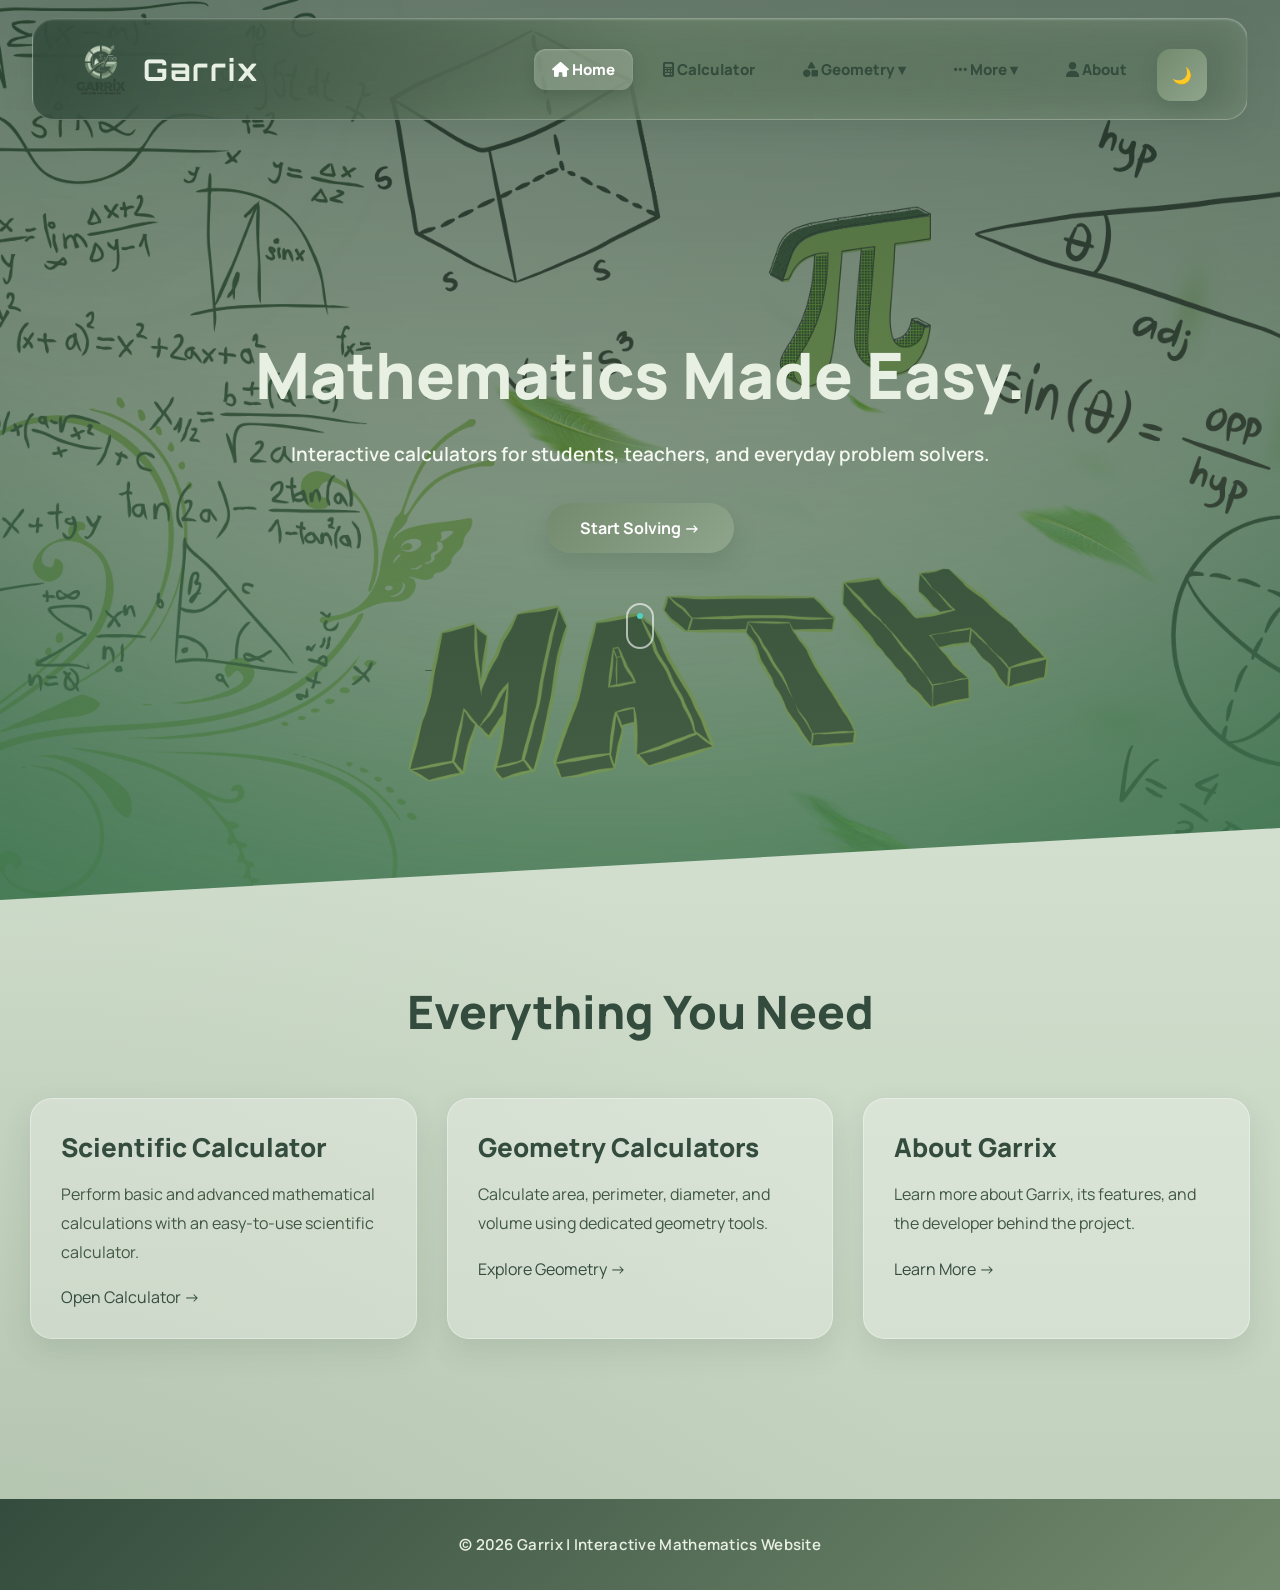
<file: index.html>
<!DOCTYPE html>
<html lang="en">
<head>
    <meta charset="UTF-8">
    <meta name="viewport" content="width=device-width, initial-scale=1.0">
    <title>Garrix</title>
    <link rel="icon" type="image/png" href="img/favicon.png">
    <link rel="stylesheet" href="style.css">
    <link rel="stylesheet" href="https://cdnjs.cloudflare.com/ajax/libs/font-awesome/6.5.2/css/all.min.css">
</head>
<body>

<header>
    <nav class="navbar">
        <div class="logo">
            <img src="img/icon.png" alt="Garrix Logo">
            <h1>Garrix</h1>
        </div>
        <button class="menu-toggle" id="menu-toggle">
            <i class="fa-solid fa-bars"></i>
        </button>

        <ul class="nav-links">
            <li><a href="index.html" class="active"><i class="fa-solid fa-house"></i> Home</a></li>
            <li><a href="calculator.html"><i class="fa-solid fa-calculator"></i> Calculator</a></li>
            <li class="dropdown">
                <a href="#"><i class="fa-solid fa-shapes"></i> Geometry ▾</a>
                <ul class="dropdown-menu">
                    <li><a href="area.html">Area</a></li>
                    <li><a href="perimeter.html">Perimeter</a></li>
                    <li><a href="volume.html">Volume</a></li>
                    <li><a href="diameter.html">Diameter</a></li>
                </ul>
            </li>
            <li class="dropdown">
                <a href="#"><i class="fa-solid fa-ellipsis"></i> More ▾</a>
                <ul class="dropdown-menu">
                    <li><a href="converter.html">Unit Converter</a></li>
                    <li><a href="formula.html">Formula Library</a></li>
                </ul>
            </li>
            <li><a href="about.html"><i class="fa-solid fa-user"></i> About</a></li>
            <li><button id="theme-toggle" class="theme-btn">🌙</button></li>
        </ul>
    </nav>
</header>

<section class="hero">
    <div class="hero-content">
        <h1>Mathematics Made Easy.</h1>
        <p class="tagline">Interactive calculators for students, teachers, and everyday problem solvers.</p>
        <a href="calculator.html" class="btn">Start Solving →</a>
        <a href="#features" class="scroll-cue"><span></span></a>
    </div>
</section>

<section class="features" id="features">
    <h2>Everything You Need</h2>
    <div class="cards">
        <a href="calculator.html" class="card feature-card">
            <h3>Scientific Calculator</h3>
            <p>Perform basic and advanced mathematical calculations with an easy-to-use scientific calculator.</p>
            <span class="card-link">Open Calculator →</span>
        </a>
        <a href="area.html" class="card feature-card">
            <h3>Geometry Calculators</h3>
            <p>Calculate area, perimeter, diameter, and volume using dedicated geometry tools.</p>
            <span class="card-link">Explore Geometry →</span>
        </a>
        <a href="about.html" class="card feature-card">
            <h3>About Garrix</h3>
            <p>Learn more about Garrix, its features, and the developer behind the project.</p>
            <span class="card-link">Learn More →</span>
        </a>
    </div>
</section>

<button id="backToTop" class="back-to-top">↑</button>

<footer>
    <p>© 2026 Garrix | Interactive Mathematics Website</p>
</footer>

<div id="toast-container"></div>
<script src="script.js"></script>

</body>
</html>
</file>
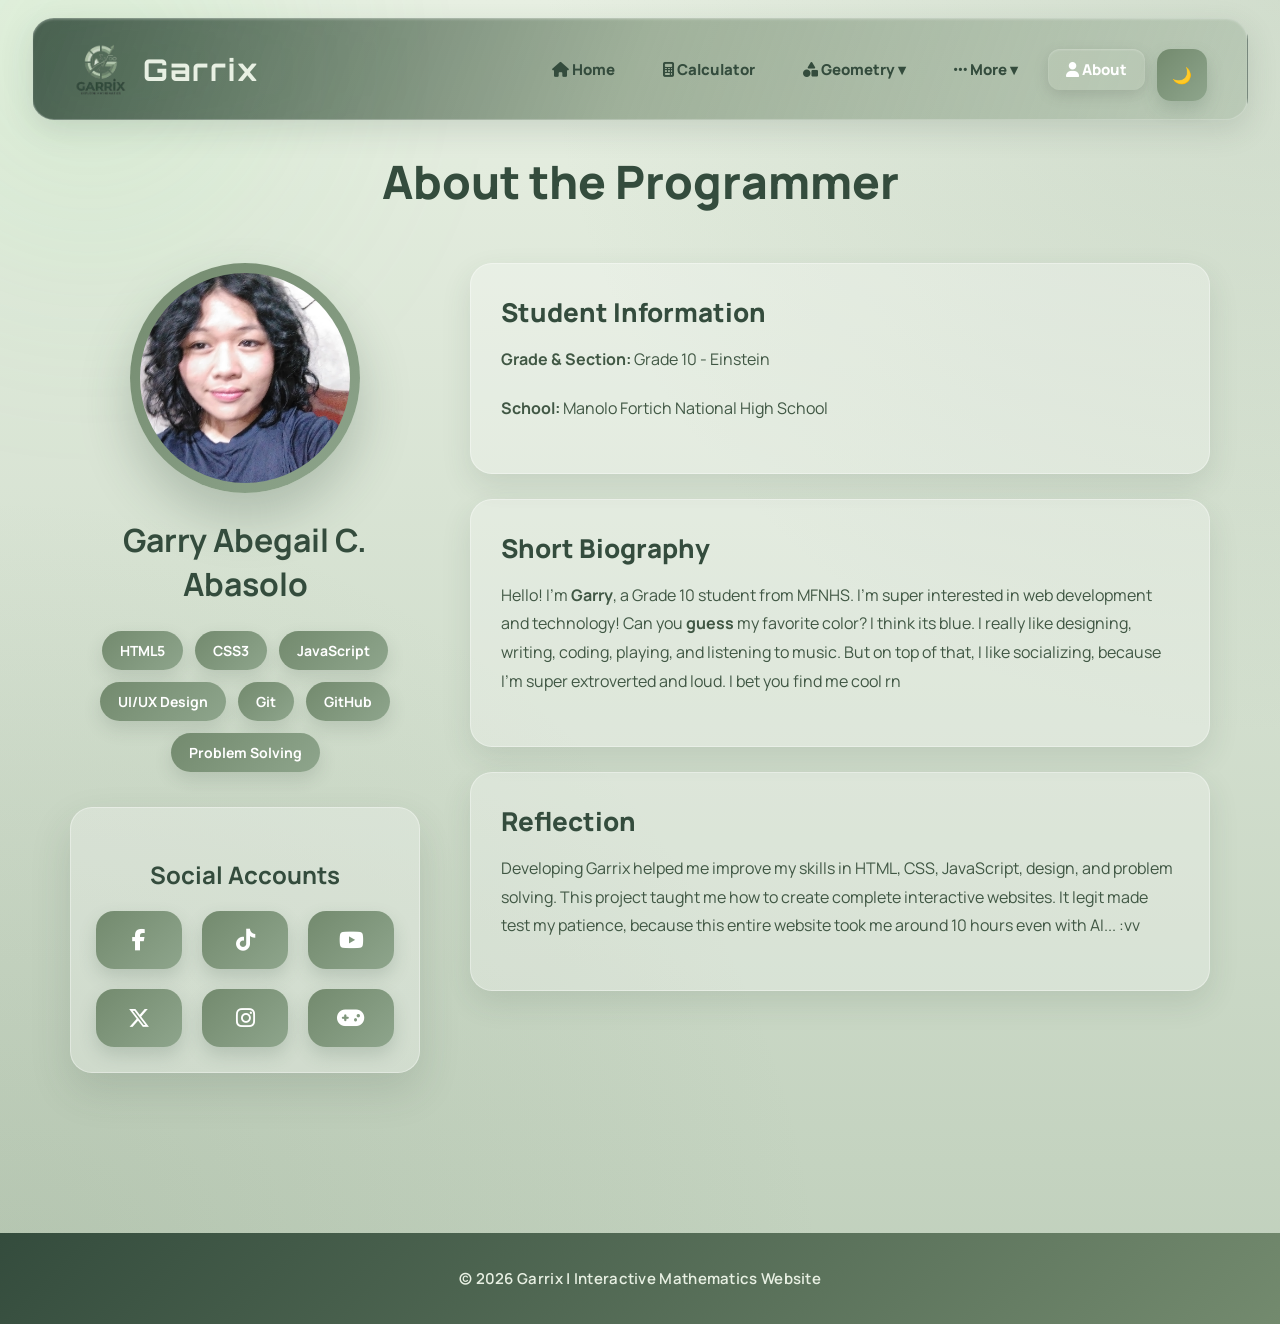
<file: about.html>
<!DOCTYPE html>
<html lang="en">
<head>
    <meta charset="UTF-8">
    <meta name="viewport" content="width=device-width, initial-scale=1.0">
    <title>Garrix | About</title>
    <link rel="icon" type="image/png" href="img/favicon.png">
    <link rel="stylesheet" href="style.css">
    <link rel="stylesheet" href="https://cdnjs.cloudflare.com/ajax/libs/font-awesome/6.5.2/css/all.min.css">
</head>
<body>

<header>
    <nav class="navbar">
        <div class="logo">
            <img src="img/icon.png" alt="Garrix Logo">
            <h1>Garrix</h1>
        </div>
        <button class="menu-toggle" id="menu-toggle"><i class="fa-solid fa-bars"></i></button>
        <ul class="nav-links">
            <li><a href="index.html"><i class="fa-solid fa-house"></i> Home</a></li>
            <li><a href="calculator.html"><i class="fa-solid fa-calculator"></i> Calculator</a></li>
            <li class="dropdown">
                <a href="#"><i class="fa-solid fa-shapes"></i> Geometry ▾</a>
                <ul class="dropdown-menu">
                    <li><a href="area.html">Area</a></li>
                    <li><a href="perimeter.html">Perimeter</a></li>
                    <li><a href="volume.html">Volume</a></li>
                    <li><a href="diameter.html">Diameter</a></li>
                </ul>
            </li>
            <li class="dropdown">
                <a href="#"><i class="fa-solid fa-ellipsis"></i> More ▾</a>
                <ul class="dropdown-menu">
                    <li><a href="converter.html">Unit Converter</a></li>
                    <li><a href="formula.html">Formula Library</a></li>
                </ul>
            </li>
            <li><a href="about.html" class="active"><i class="fa-solid fa-user"></i> About</a></li>
            <li><button id="theme-toggle" class="theme-btn">🌙</button></li>
        </ul>
    </nav>
</header>

<section class="page">
    <h2>About the Programmer</h2>
    <div class="about-layout">
        <div class="profile-section">
            <div class="floating-profile">
                <img src="img/ry.png" alt="Programmer Picture" class="profile">
            </div>
            <h3>Garry Abegail C. Abasolo</h3>
            <div class="badge-container">
                <span class="badge">HTML5</span>
                <span class="badge">CSS3</span>
                <span class="badge">JavaScript</span>
                <span class="badge">UI/UX Design</span>
                <span class="badge">Git</span>
                <span class="badge">GitHub</span>
                <span class="badge">Problem Solving</span>
            </div>
            <div class="social-card">
                <h3>Social Accounts</h3>
                <div class="social-links">
                    <a href="https://www.facebook.com/sun.rryse/" title="Facebook"><i class="fa-brands fa-facebook-f"></i></a>
                    <a href="https://www.tiktok.com/@abegrail" title="TikTok"><i class="fa-brands fa-tiktok"></i></a>
                    <a href="https://www.youtube.com/@aira-pf1rr" title="YouTube"><i class="fa-brands fa-youtube"></i></a>
                    <a href="https://x.com/abifrfr" title="X / Twitter"><i class="fa-brands fa-x-twitter"></i></a>
                    <a href="https://www.instagram.com/sun.rryse/" title="Instagram"><i class="fa-brands fa-instagram"></i></a>
                    <a href="https://www.roblox.com/users/2985180362/profile" title="Roblox"><i class="fa-solid fa-gamepad"></i></a>
                </div>
            </div>
        </div>

        <div class="about-content">
            <div class="card">
                <h3>Student Information</h3>
                <p><strong>Grade & Section:</strong> Grade 10 - Einstein</p>
                <p><strong>School:</strong> Manolo Fortich National High School</p>
            </div>
            <div class="card">
                <h3>Short Biography</h3>
                <p>Hello! I'm <strong>Garry</strong>, a Grade 10 student from MFNHS. I'm super interested in web development and technology! Can you <strong>guess</strong> my favorite color? I think its blue. I really like designing, writing, coding, playing, and listening to music. But on top of that, I like socializing, because I'm super extroverted and loud. I bet you find me cool rn</p>
            </div>
            <div class="card">
                <h3>Reflection</h3>
                <p>Developing Garrix helped me improve my skills in HTML, CSS, JavaScript, design, and problem solving. This project taught me how to create complete interactive websites. It legit made test my patience, because this entire website took me around 10 hours even with AI... :vv</p>
            </div>
        </div>
    </div>
</section>

<button id="backToTop" class="back-to-top">↑</button>

<footer>
    <p>© 2026 Garrix | Interactive Mathematics Website</p>
</footer>

<div id="toast-container"></div>
<script src="script.js"></script>

</body>
</html>
</file>
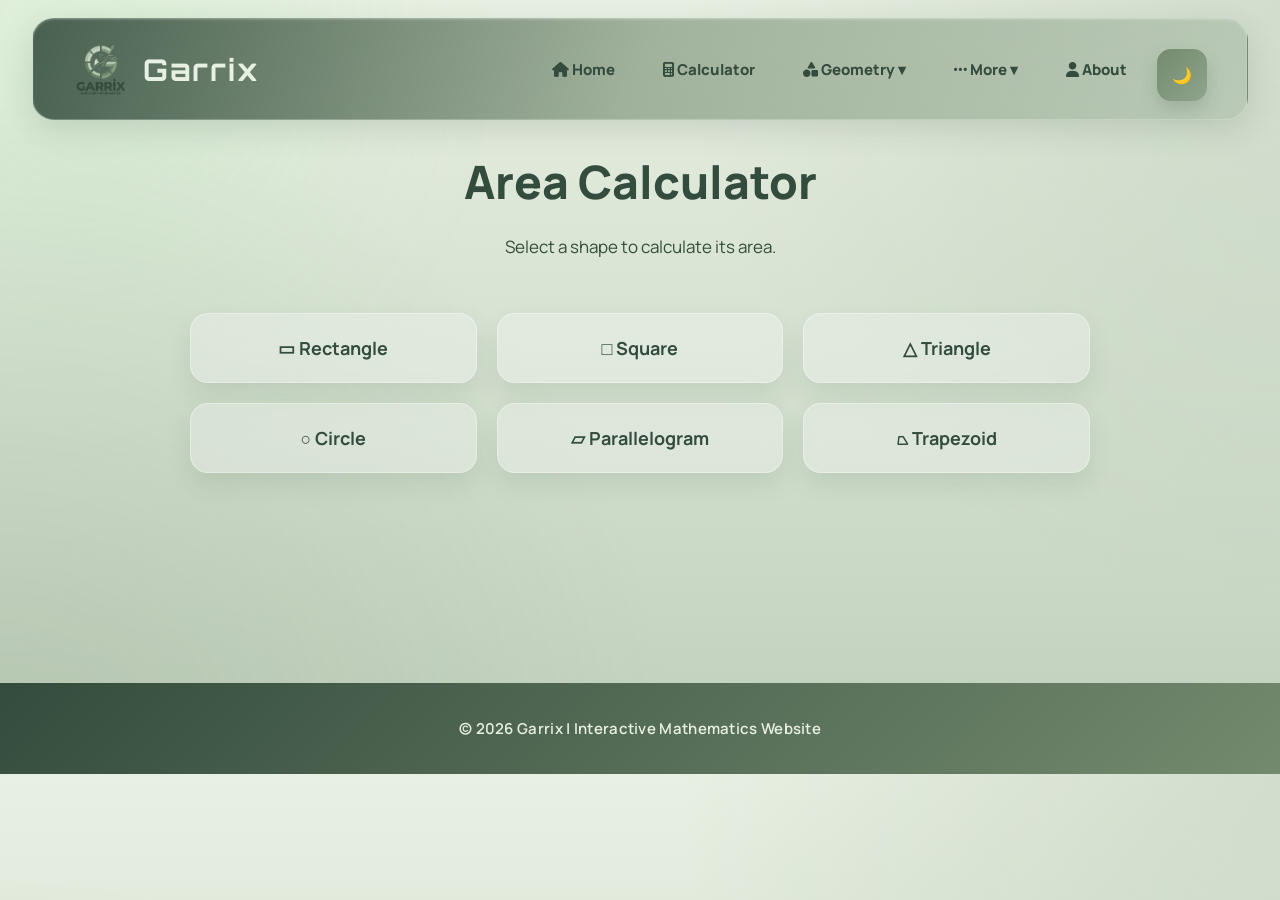
<file: area.html>
<!DOCTYPE html>
<html lang="en">
<head>
    <meta charset="UTF-8">
    <meta name="viewport" content="width=device-width, initial-scale=1.0">
    <title>Garrix | Area Calculator</title>
    <link rel="icon" type="image/png" href="img/favicon.png">
    <link rel="stylesheet" href="style.css">
    <link rel="stylesheet" href="https://cdnjs.cloudflare.com/ajax/libs/font-awesome/6.5.2/css/all.min.css">
</head>
<body>

<header>
    <nav class="navbar">
        <div class="logo">
            <img src="img/icon.png" alt="Garrix Logo">
            <h1>Garrix</h1>
        </div>
        <button class="menu-toggle" id="menu-toggle"><i class="fa-solid fa-bars"></i></button>
        <ul class="nav-links">
            <li><a href="index.html"><i class="fa-solid fa-house"></i> Home</a></li>
            <li><a href="calculator.html"><i class="fa-solid fa-calculator"></i> Calculator</a></li>
            <li class="dropdown">
                <a href="#"><i class="fa-solid fa-shapes"></i> Geometry ▾</a>
                <ul class="dropdown-menu">
                    <li><a href="area.html" class="active">Area</a></li>
                    <li><a href="perimeter.html">Perimeter</a></li>
                    <li><a href="volume.html">Volume</a></li>
                    <li><a href="diameter.html">Diameter</a></li>
                </ul>
            </li>
            <li class="dropdown">
                <a href="#"><i class="fa-solid fa-ellipsis"></i> More ▾</a>
                <ul class="dropdown-menu">
                    <li><a href="converter.html">Unit Converter</a></li>
                    <li><a href="formula.html">Formula Library</a></li>
                </ul>
            </li>
            <li><a href="about.html"><i class="fa-solid fa-user"></i> About</a></li>
            <li><button id="theme-toggle" class="theme-btn">🌙</button></li>
        </ul>
    </nav>
</header>

<section class="page">
    <h2>Area Calculator</h2>
    <p class="page-description">Select a shape to calculate its area.</p>

    <div class="shape-buttons">
        <button onclick="showShape('rectangle')">▭ Rectangle</button>
        <button onclick="showShape('square')">□ Square</button>
        <button onclick="showShape('triangle')">△ Triangle</button>
        <button onclick="showShape('circle')">○ Circle</button>
        <button onclick="showShape('parallelogram')">▱ Parallelogram</button>
        <button onclick="showShape('trapezoid')">⏢ Trapezoid</button>
    </div>

    <div class="shape-box" id="rectangle">
        <h3>Rectangle</h3>
        <div class="formula">Formula: A = L × W</div>
        <input type="number" id="rectLength" placeholder="Length">
        <input type="number" id="rectWidth" placeholder="Width">
        <button onclick="rectangleArea()">Calculate</button>
        <div class="result" id="rectangleResult"></div>
    </div>

    <div class="shape-box" id="square">
        <h3>Square</h3>
        <div class="formula">Formula: A = s²</div>
        <input type="number" id="squareSide" placeholder="Side Length">
        <button onclick="squareArea()">Calculate</button>
        <div class="result" id="squareResult"></div>
    </div>

    <div class="shape-box" id="triangle">
        <h3>Triangle</h3>
        <div class="formula">Formula: A = ½ × b × h</div>
        <input type="number" id="triangleBase" placeholder="Base">
        <input type="number" id="triangleHeight" placeholder="Height">
        <button onclick="triangleArea()">Calculate</button>
        <div class="result" id="triangleResult"></div>
    </div>

    <div class="shape-box" id="circle">
        <h3>Circle</h3>
        <div class="formula">Formula: A = πr²</div>
        <input type="number" id="circleRadius" placeholder="Radius">
        <button onclick="circleArea()">Calculate</button>
        <div class="result" id="circleResult"></div>
    </div>

    <div class="shape-box" id="parallelogram">
        <h3>Parallelogram</h3>
        <div class="formula">Formula: A = b × h</div>
        <input type="number" id="paraBase" placeholder="Base">
        <input type="number" id="paraHeight" placeholder="Height">
        <button onclick="parallelogramArea()">Calculate</button>
        <div class="result" id="parallelogramResult"></div>
    </div>

    <div class="shape-box" id="trapezoid">
        <h3>Trapezoid</h3>
        <div class="formula">Formula: A = ½(a + b)h</div>
        <input type="number" id="trapBase1" placeholder="Base 1">
        <input type="number" id="trapBase2" placeholder="Base 2">
        <input type="number" id="trapHeight" placeholder="Height">
        <button onclick="trapezoidArea()">Calculate</button>
        <div class="result" id="trapezoidResult"></div>
    </div>
</section>

<footer>
    <p>© 2026 Garrix | Interactive Mathematics Website</p>
</footer>

<div id="toast-container"></div>
<script src="script.js"></script>

</body>
</html>
</file>
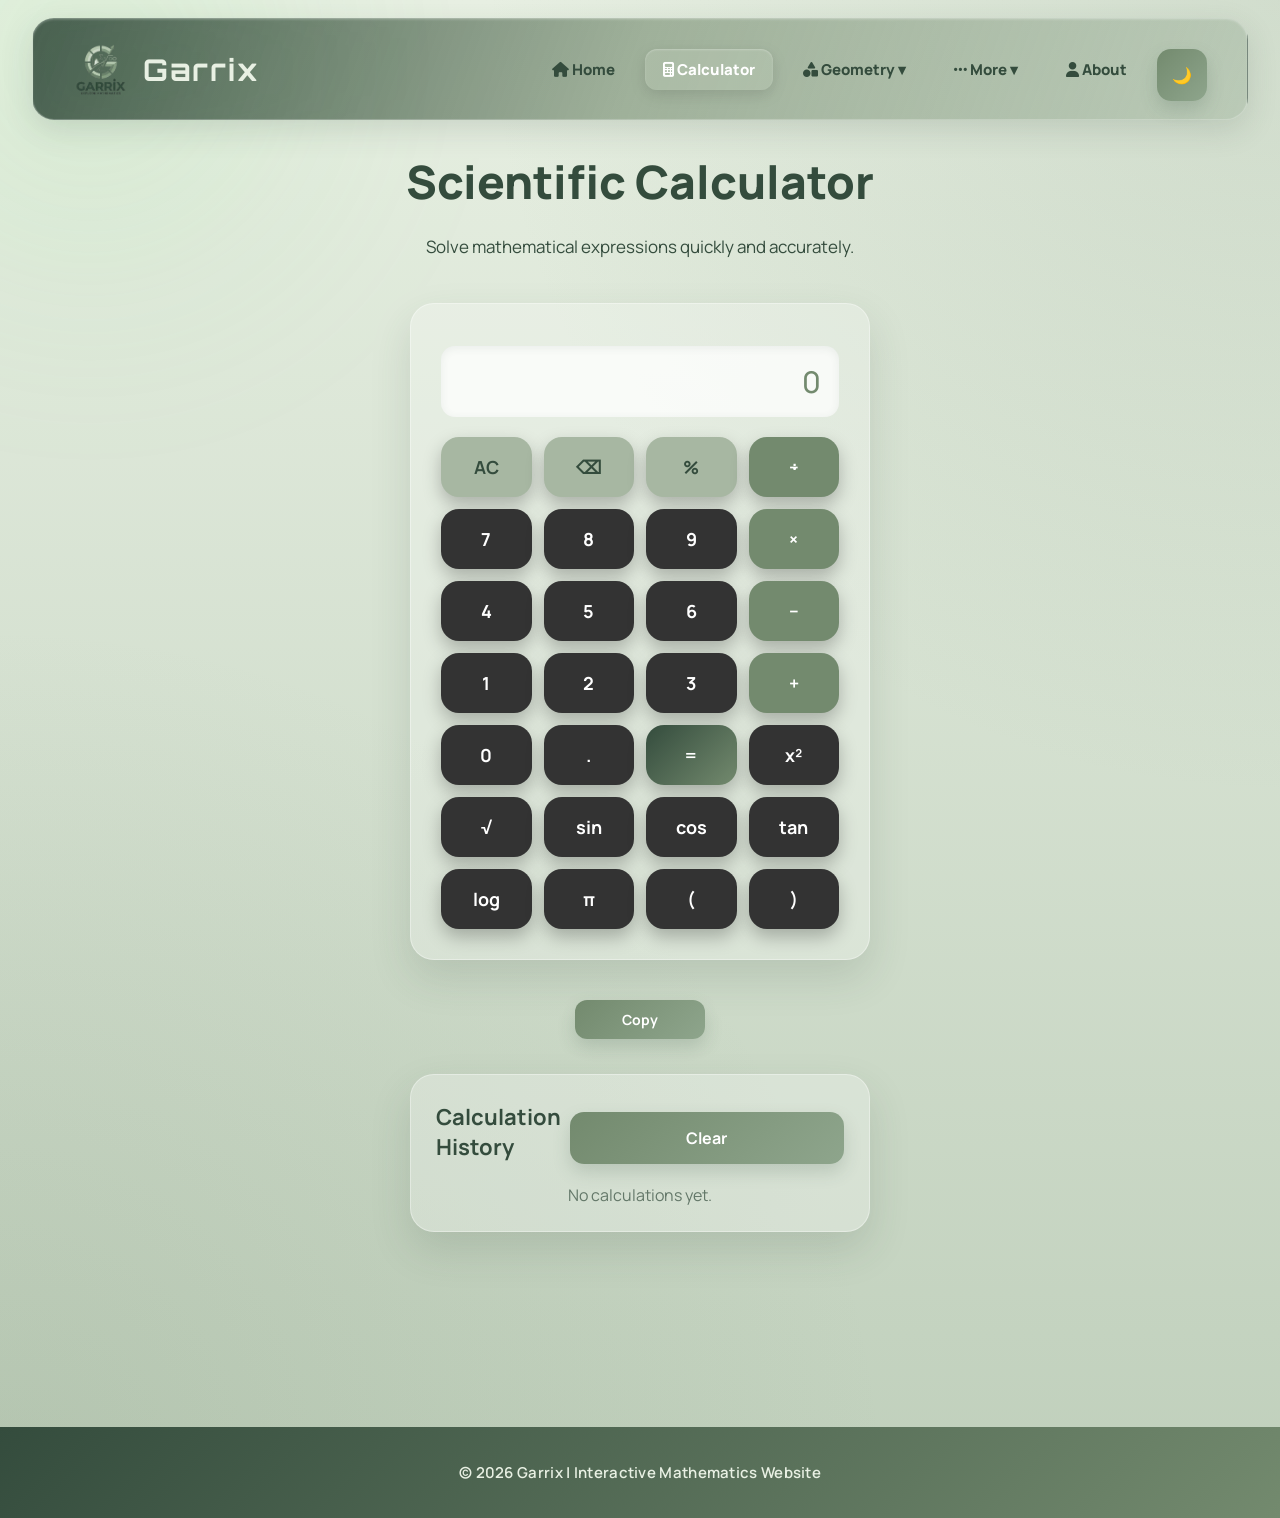
<file: calculator.html>
<!DOCTYPE html>
<html lang="en">
<head>
    <meta charset="UTF-8">
    <meta name="viewport" content="width=device-width, initial-scale=1.0">
    <title>Garrix | Calculator</title>
    <link rel="icon" type="image/png" href="img/favicon.png">
    <link rel="stylesheet" href="style.css">
    <link rel="stylesheet" href="https://cdnjs.cloudflare.com/ajax/libs/font-awesome/6.5.2/css/all.min.css">
</head>
<body>

<header>
    <nav class="navbar">
        <div class="logo">
            <img src="img/icon.png" alt="Garrix Logo">
            <h1>Garrix</h1>
        </div>
        <button class="menu-toggle" id="menu-toggle"><i class="fa-solid fa-bars"></i></button>
        <ul class="nav-links">
            <li><a href="index.html"><i class="fa-solid fa-house"></i> Home</a></li>
            <li><a href="calculator.html" class="active"><i class="fa-solid fa-calculator"></i> Calculator</a></li>
            <li class="dropdown">
                <a href="#"><i class="fa-solid fa-shapes"></i> Geometry ▾</a>
                <ul class="dropdown-menu">
                    <li><a href="area.html">Area</a></li>
                    <li><a href="perimeter.html">Perimeter</a></li>
                    <li><a href="volume.html">Volume</a></li>
                    <li><a href="diameter.html">Diameter</a></li>
                </ul>
            </li>
            <li class="dropdown">
                <a href="#"><i class="fa-solid fa-ellipsis"></i> More ▾</a>
                <ul class="dropdown-menu">
                    <li><a href="converter.html">Unit Converter</a></li>
                    <li><a href="formula.html">Formula Library</a></li>
                </ul>
            </li>
            <li><a href="about.html"><i class="fa-solid fa-user"></i> About</a></li>
            <li><button id="theme-toggle" class="theme-btn">🌙</button></li>
        </ul>
    </nav>
</header>

<section class="page">
    <h2>Scientific Calculator</h2>
    <p class="page-description">Solve mathematical expressions quickly and accurately.</p>

    <div class="calculator">
        <input type="text" id="display" placeholder="0" readonly>
        <div class="calculator-buttons">
            <button onclick="clearDisplay()">AC</button>
            <button onclick="deleteLast()">⌫</button>
            <button onclick="appendValue('%')">%</button>
            <button onclick="appendValue('/')">÷</button>

            <button onclick="appendValue('7')">7</button>
            <button onclick="appendValue('8')">8</button>
            <button onclick="appendValue('9')">9</button>
            <button onclick="appendValue('*')">×</button>

            <button onclick="appendValue('4')">4</button>
            <button onclick="appendValue('5')">5</button>
            <button onclick="appendValue('6')">6</button>
            <button onclick="appendValue('-')">−</button>

            <button onclick="appendValue('1')">1</button>
            <button onclick="appendValue('2')">2</button>
            <button onclick="appendValue('3')">3</button>
            <button onclick="appendValue('+')">+</button>

            <button onclick="appendValue('0')">0</button>
            <button onclick="appendValue('.')">.</button>
            <button onclick="calculate()">=</button>
            <button onclick="appendValue('**')">x²</button>

            <button onclick="appendValue('Math.sqrt(')">√</button>
            <button onclick="appendValue('Math.sin(')">sin</button>
            <button onclick="appendValue('Math.cos(')">cos</button>
            <button onclick="appendValue('Math.tan(')">tan</button>

            <button onclick="appendValue('Math.log10(')">log</button>
            <button onclick="appendValue('Math.PI')">π</button>
            <button onclick="appendValue('(')">(</button>
            <button onclick="appendValue(')')">)</button>
        </div>
    </div>

    <button id="copyBtn" class="copy-btn" onclick="copyAnswer()">Copy</button>

    <div class="history-panel">
        <div class="history-header">
            <h3>Calculation History</h3>
            <button onclick="clearHistory()">Clear</button>
        </div>
        <div id="historyList" class="history-list">
            <p class="empty-history">No calculations yet.</p>
        </div>
    </div>
</section>

<footer>
    <p>© 2026 Garrix | Interactive Mathematics Website</p>
</footer>

<div id="toast-container"></div>
<script src="script.js"></script>

</body>
</html>
</file>
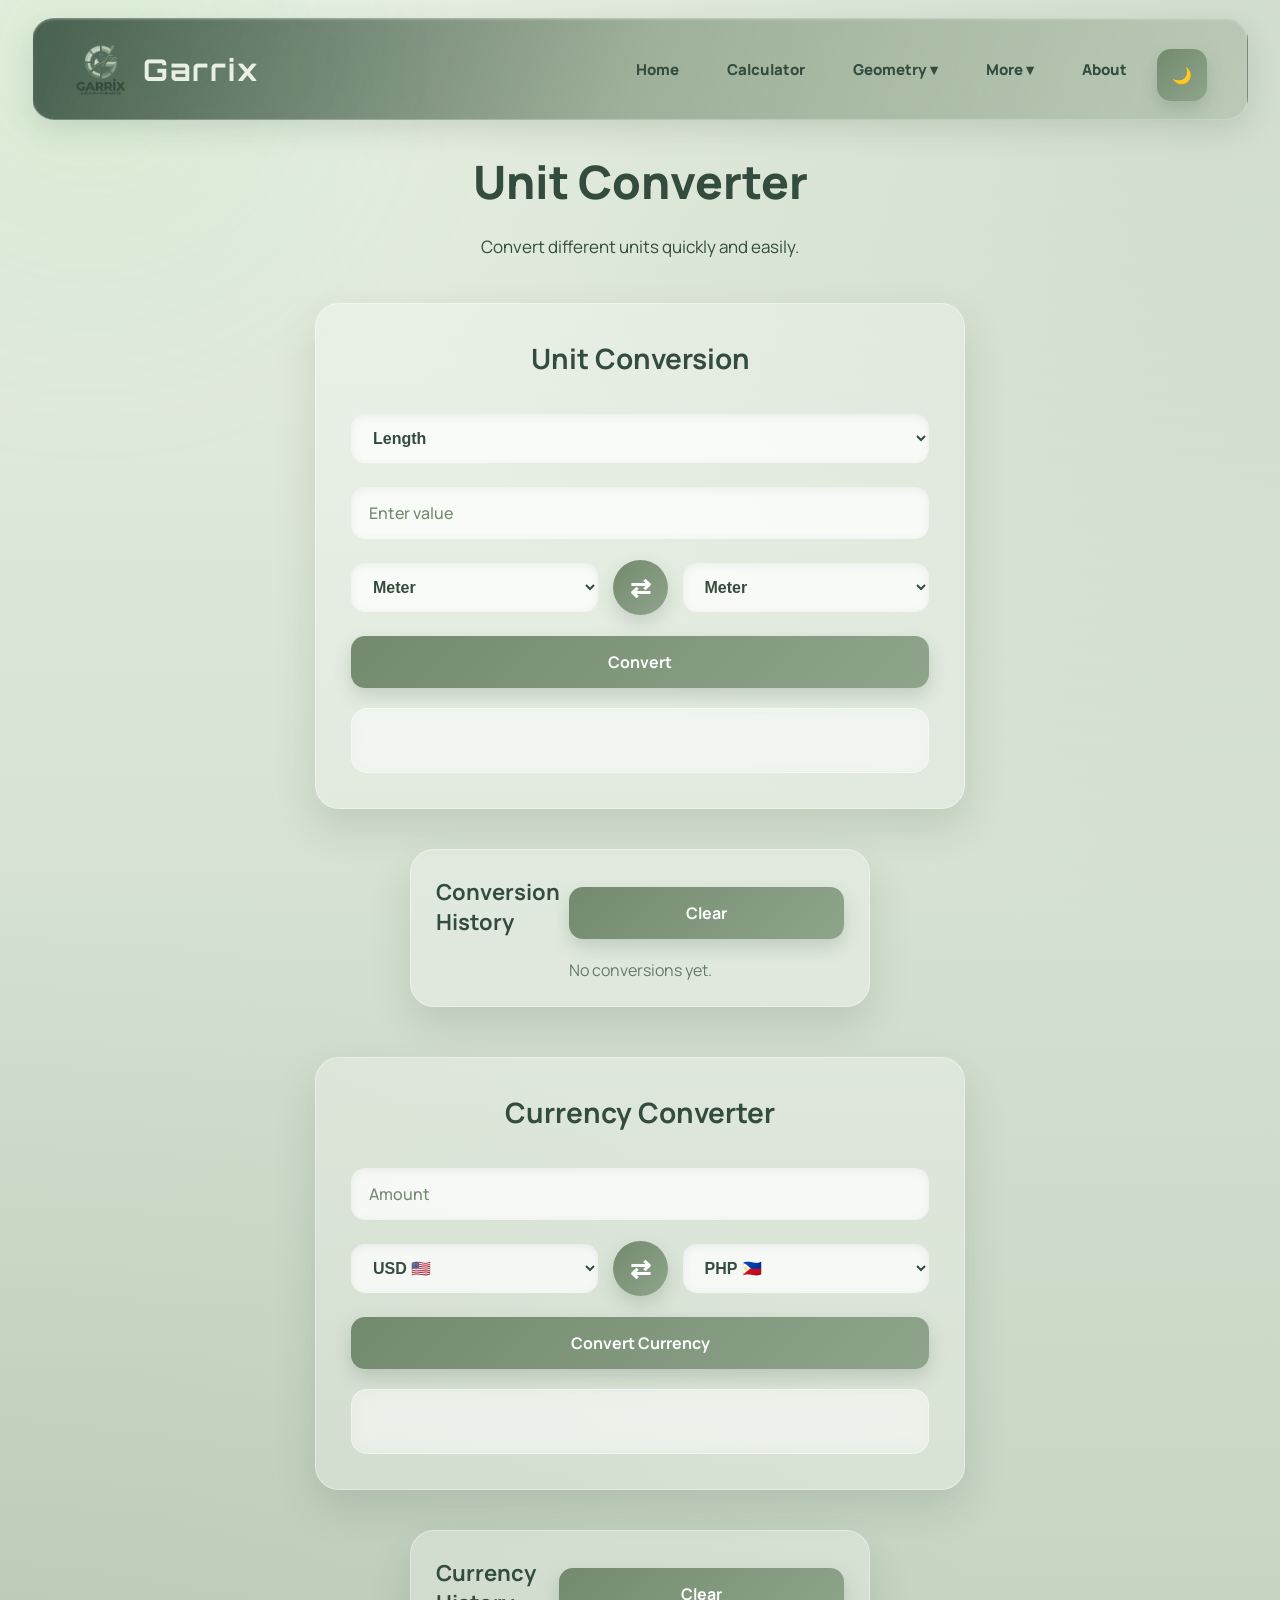
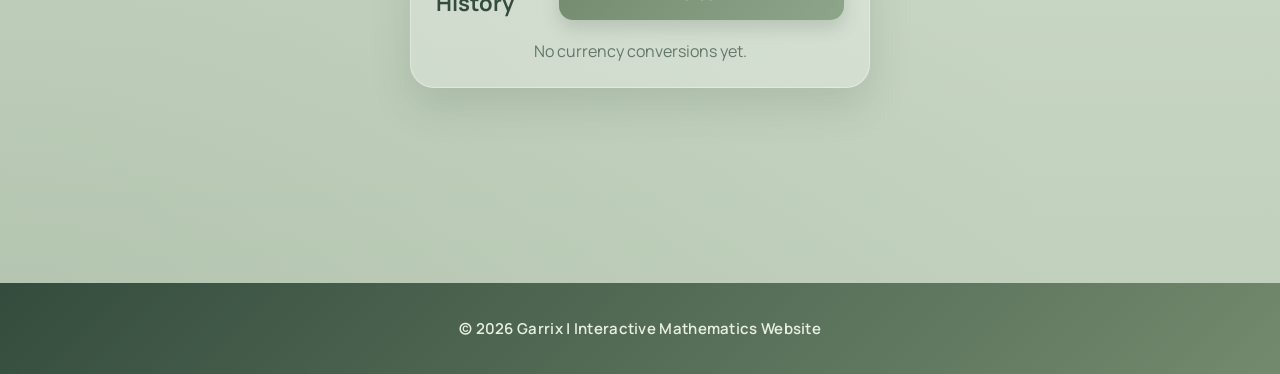
<file: converter.html>
<!DOCTYPE html>
<html lang="en">
<head>
    <meta charset="UTF-8">
    <meta name="viewport" content="width=device-width, initial-scale=1.0">
    <title>Garrix | Unit Converter</title>
    <link rel="icon" type="image/png" href="img/favicon.png">
    <link rel="stylesheet" href="style.css">
</head>
<body>

    <header>
        <nav class="navbar">
            <div class="logo">
                <img src="img/icon.png" alt="Garrix Logo">
                <h1>Garrix</h1>
            </div>
<button class="menu-toggle" id="menu-toggle">
    <i class="fa-solid fa-bars"></i>
</button>
            <ul class="nav-links">
                <li><a href="index.html">Home</a></li>
                <li><a href="calculator.html">Calculator</a></li>
                <li class="dropdown">
                    <a href="#">Geometry ▾</a>
                    <ul class="dropdown-menu">
                        <li><a href="area.html">Area</a></li>
                        <li><a href="perimeter.html">Perimeter</a></li>
                        <li><a href="volume.html">Volume</a></li>
                        <li><a href="diameter.html">Diameter</a></li>
                    </ul>
                </li>
                <li class="dropdown">
                    <a href="#">More ▾</a>
                    <ul class="dropdown-menu">
                        <li><a href="converter.html" class="active">Unit Converter</a></li>
                        <li><a href="formula.html">Formula Library</a></li>
                    </ul>
                </li>
                <li><a href="about.html">About</a></li>
                <li>
                    <button id="theme-toggle" class="theme-btn">🌙</button>
                </li>
            </ul>
        </nav>
    </header>

    <section class="page">
        <h2>Unit Converter</h2>
        <p class="page-description">Convert different units quickly and easily.</p>

        <div class="converter-card">
            <h3>Unit Conversion</h3>
            
            <select id="conversionType" onchange="changeUnits()">
                <option value="length">Length</option>
                <option value="weight">Weight</option>
                <option value="temperature">Temperature</option>
                <option value="time">Time</option>
                <option value="area">Area</option>
                <option value="volume">Volume</option>
            </select>

            <input type="number" id="convertValue" placeholder="Enter value">

            <div class="converter-row">
                <select id="fromUnit"></select>
                <button class="swap-btn" onclick="swapUnits()">⇄</button>
                <select id="toUnit"></select>
            </div>

            <button onclick="convertUnit()">Convert</button>
            <div class="result" id="conversionResult"></div>
        </div>

        <div class="history-panel">
            <div class="history-header">
                <h3>Conversion History</h3>
                <button onclick="clearConversionHistory()">Clear</button>
            </div>
            <div id="conversionHistory" class="history-list">
                <p class="empty-history">No conversions yet.</p>
            </div>
        </div>

        <div class="converter-card currency-card">
            <h3>Currency Converter</h3>
            
            <input type="number" id="currencyAmount" placeholder="Amount">

            <div class="converter-row">
                <select id="fromCurrency">
                    <option value="USD">USD 🇺🇸</option>
                    <option value="PHP">PHP 🇵🇭</option>
                    <option value="EUR">EUR 🇪🇺</option>
                    <option value="JPY">JPY 🇯🇵</option>
                    <option value="GBP">GBP 🇬🇧</option>
                </select>

                <button class="swap-btn" onclick="swapCurrency()">⇄</button>

                <select id="toCurrency">
                    <option value="PHP">PHP 🇵🇭</option>
                    <option value="USD">USD 🇺🇸</option>
                    <option value="EUR">EUR 🇪🇺</option>
                    <option value="JPY">JPY 🇯🇵</option>
                    <option value="GBP">GBP 🇬🇧</option>
                </select>
            </div>

            <button onclick="convertCurrency()">Convert Currency</button>
            <div class="result" id="currencyResult"></div>
        </div>

        <div class="history-panel">
            <div class="history-header">
                <h3>Currency History</h3>
                <button onclick="clearCurrencyHistory()">Clear</button>
            </div>
            <div id="currencyHistory" class="history-list">
                <p class="empty-history">No currency conversions yet.</p>
            </div>
        </div>

    </section>

    <footer>
        <p>© 2026 Garrix | Interactive Mathematics Website</p>
    </footer>

    <!-- ================= TOAST NOTIFICATION ================= -->

<div id="toast-container"></div>

    <script src="script.js"></script>
</body>
</html>
</file>
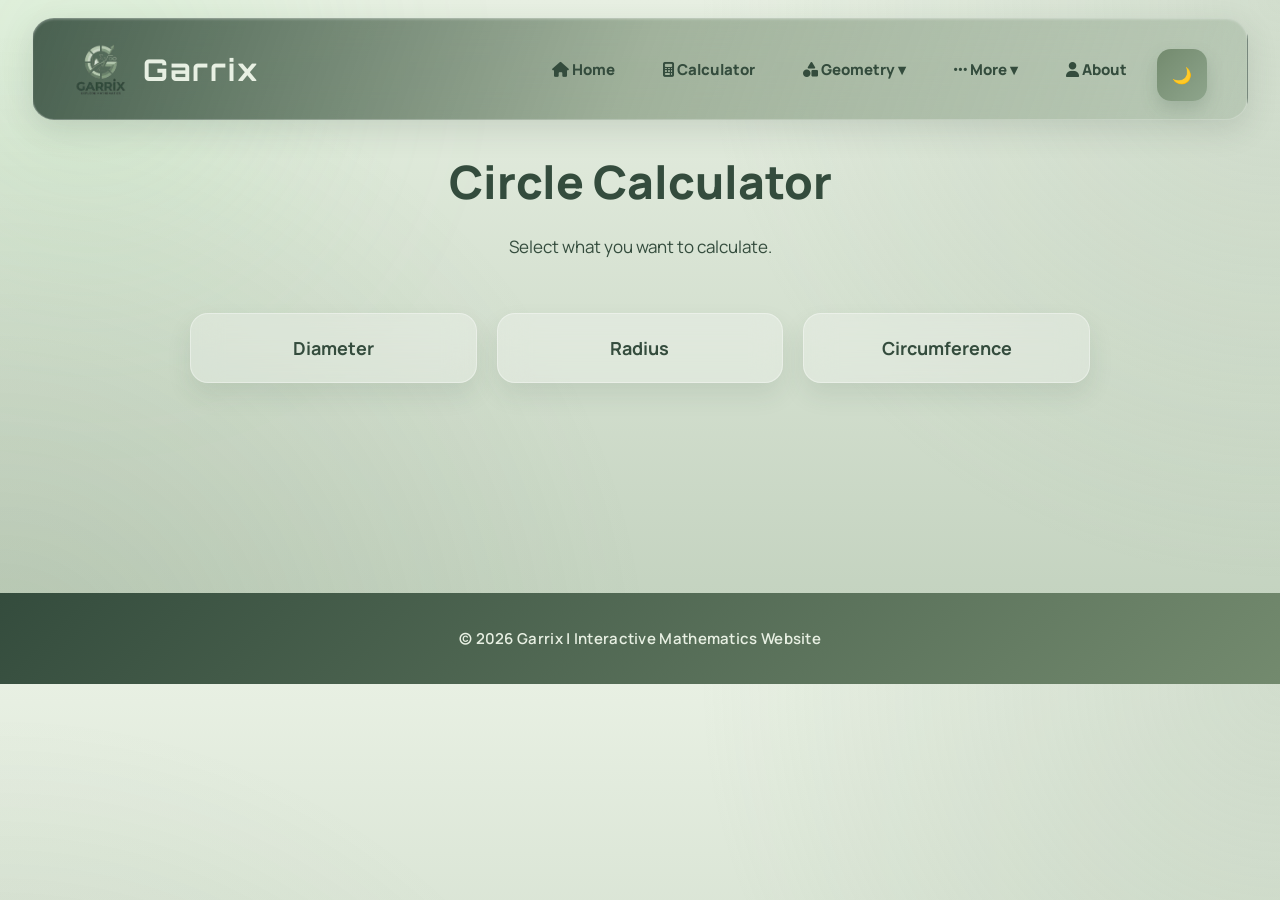
<file: diameter.html>
<!DOCTYPE html>
<html lang="en">
<head>
    <meta charset="UTF-8">
    <meta name="viewport" content="width=device-width, initial-scale=1.0">
    <title>Garrix | Diameter Calculator</title>
    <link rel="icon" type="image/png" href="img/favicon.png">
    <link rel="stylesheet" href="style.css">
    <link rel="stylesheet" href="https://cdnjs.cloudflare.com/ajax/libs/font-awesome/6.5.2/css/all.min.css">
</head>
<body>

<header>
    <nav class="navbar">
        <div class="logo">
            <img src="img/icon.png" alt="Garrix Logo">
            <h1>Garrix</h1>
        </div>
        <button class="menu-toggle" id="menu-toggle"><i class="fa-solid fa-bars"></i></button>
        <ul class="nav-links">
            <li><a href="index.html"><i class="fa-solid fa-house"></i> Home</a></li>
            <li><a href="calculator.html"><i class="fa-solid fa-calculator"></i> Calculator</a></li>
            <li class="dropdown">
                <a href="#"><i class="fa-solid fa-shapes"></i> Geometry ▾</a>
                <ul class="dropdown-menu">
                    <li><a href="area.html">Area</a></li>
                    <li><a href="perimeter.html">Perimeter</a></li>
                    <li><a href="volume.html">Volume</a></li>
                    <li><a href="diameter.html" class="active">Diameter</a></li>
                </ul>
            </li>
            <li class="dropdown">
                <a href="#"><i class="fa-solid fa-ellipsis"></i> More ▾</a>
                <ul class="dropdown-menu">
                    <li><a href="converter.html">Unit Converter</a></li>
                    <li><a href="formula.html">Formula Library</a></li>
                </ul>
            </li>
            <li><a href="about.html"><i class="fa-solid fa-user"></i> About</a></li>
            <li><button id="theme-toggle" class="theme-btn">🌙</button></li>
        </ul>
    </nav>
</header>

<section class="page">
    <h2>Circle Calculator</h2>
    <p class="page-description">Select what you want to calculate.</p>

    <div class="shape-buttons">
        <button onclick="showShape('diameter')">Diameter</button>
        <button onclick="showShape('radius')">Radius</button>
        <button onclick="showShape('circumference')">Circumference</button>
    </div>

    <div class="shape-box" id="diameter">
        <h3>Diameter from Radius</h3>
        <div class="formula">Formula: d = 2r</div>
        <input type="number" id="radiusInput" placeholder="Enter Radius">
        <button onclick="calculateDiameter()">Calculate</button>
        <div class="result" id="diameterResult"></div>
    </div>

    <div class="shape-box" id="radius">
        <h3>Radius from Diameter</h3>
        <div class="formula">Formula: r = d ÷ 2</div>
        <input type="number" id="diameterInput" placeholder="Enter Diameter">
        <button onclick="calculateRadius()">Calculate</button>
        <div class="result" id="radiusResult"></div>
    </div>

    <div class="shape-box" id="circumference">
        <h3>Circumference from Radius</h3>
        <div class="formula">Formula: C = 2πr</div>
        <input type="number" id="circRadius" placeholder="Enter Radius">
        <button onclick="calculateCircumference()">Calculate</button>
        <div class="result" id="circumferenceResult"></div>
    </div>
</section>

<footer>
    <p>© 2026 Garrix | Interactive Mathematics Website</p>
</footer>

<div id="toast-container"></div>
<script src="script.js"></script>

</body>
</html>
</file>
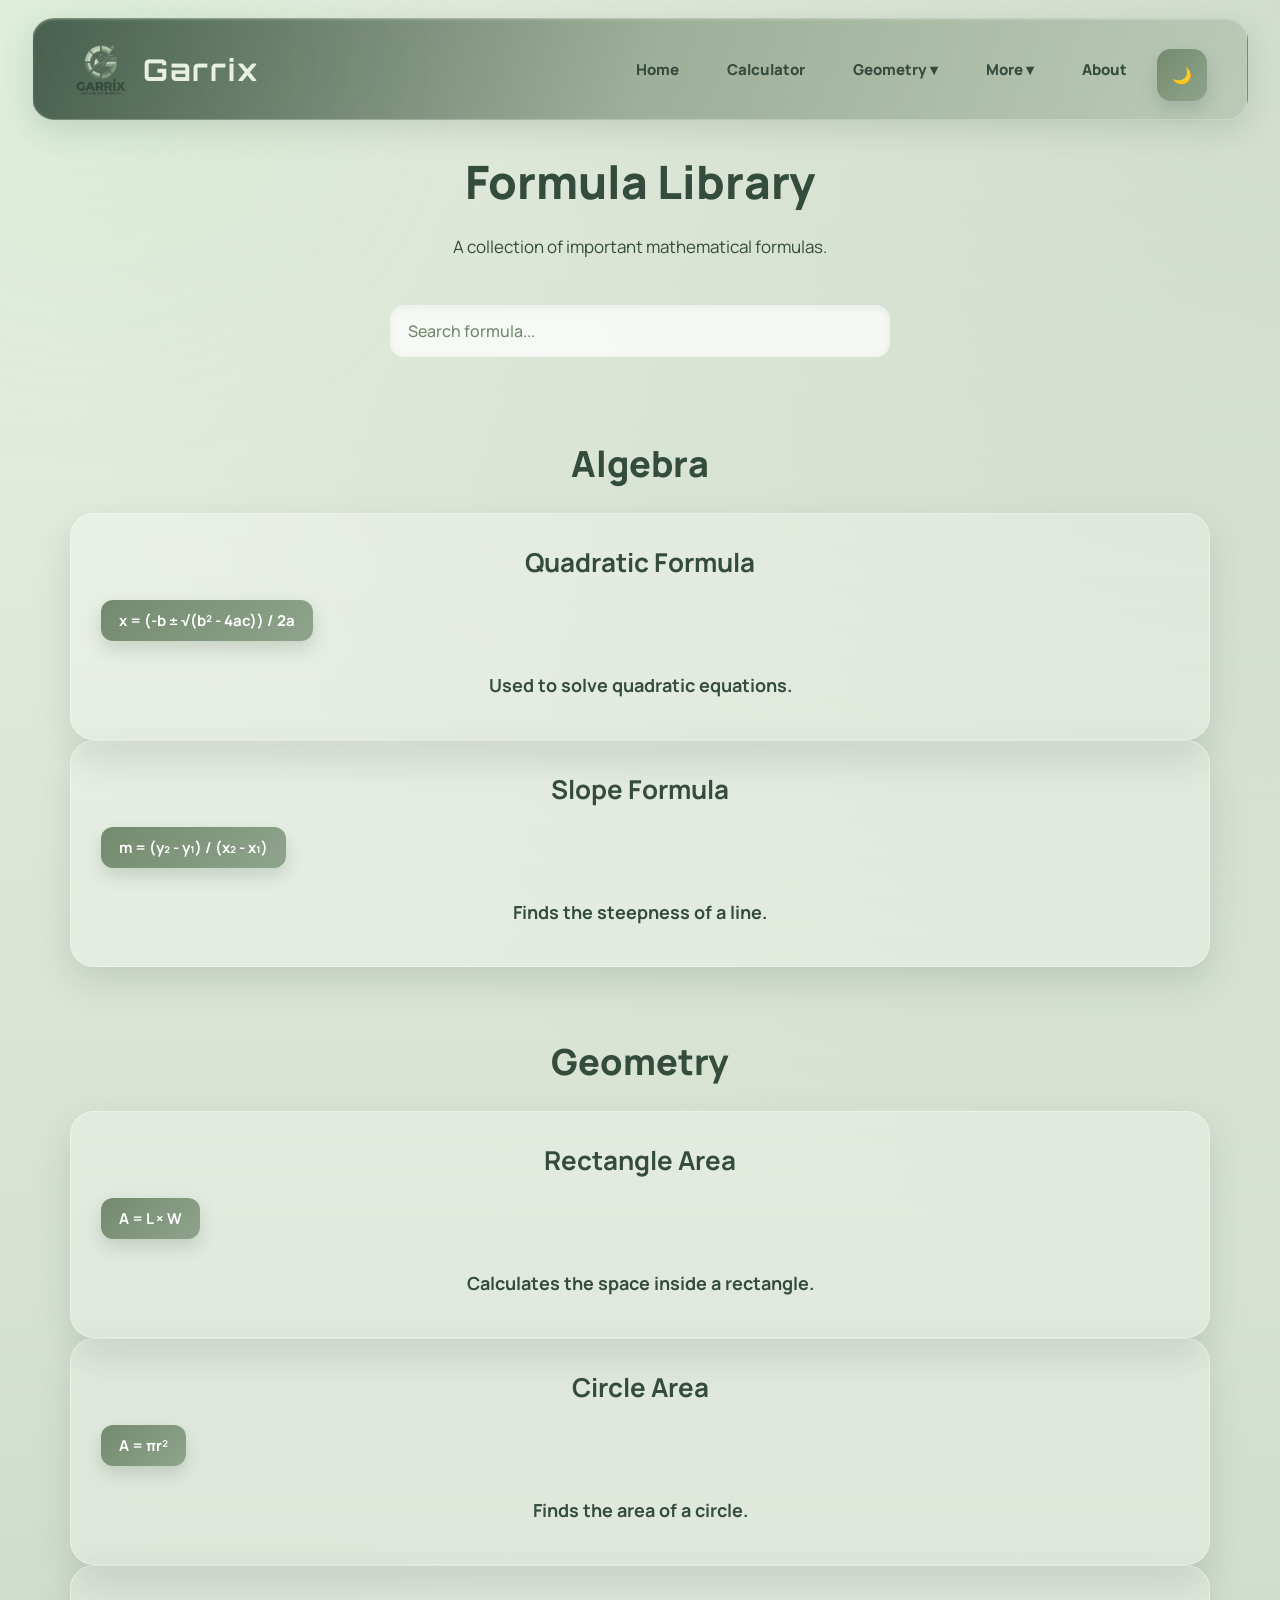
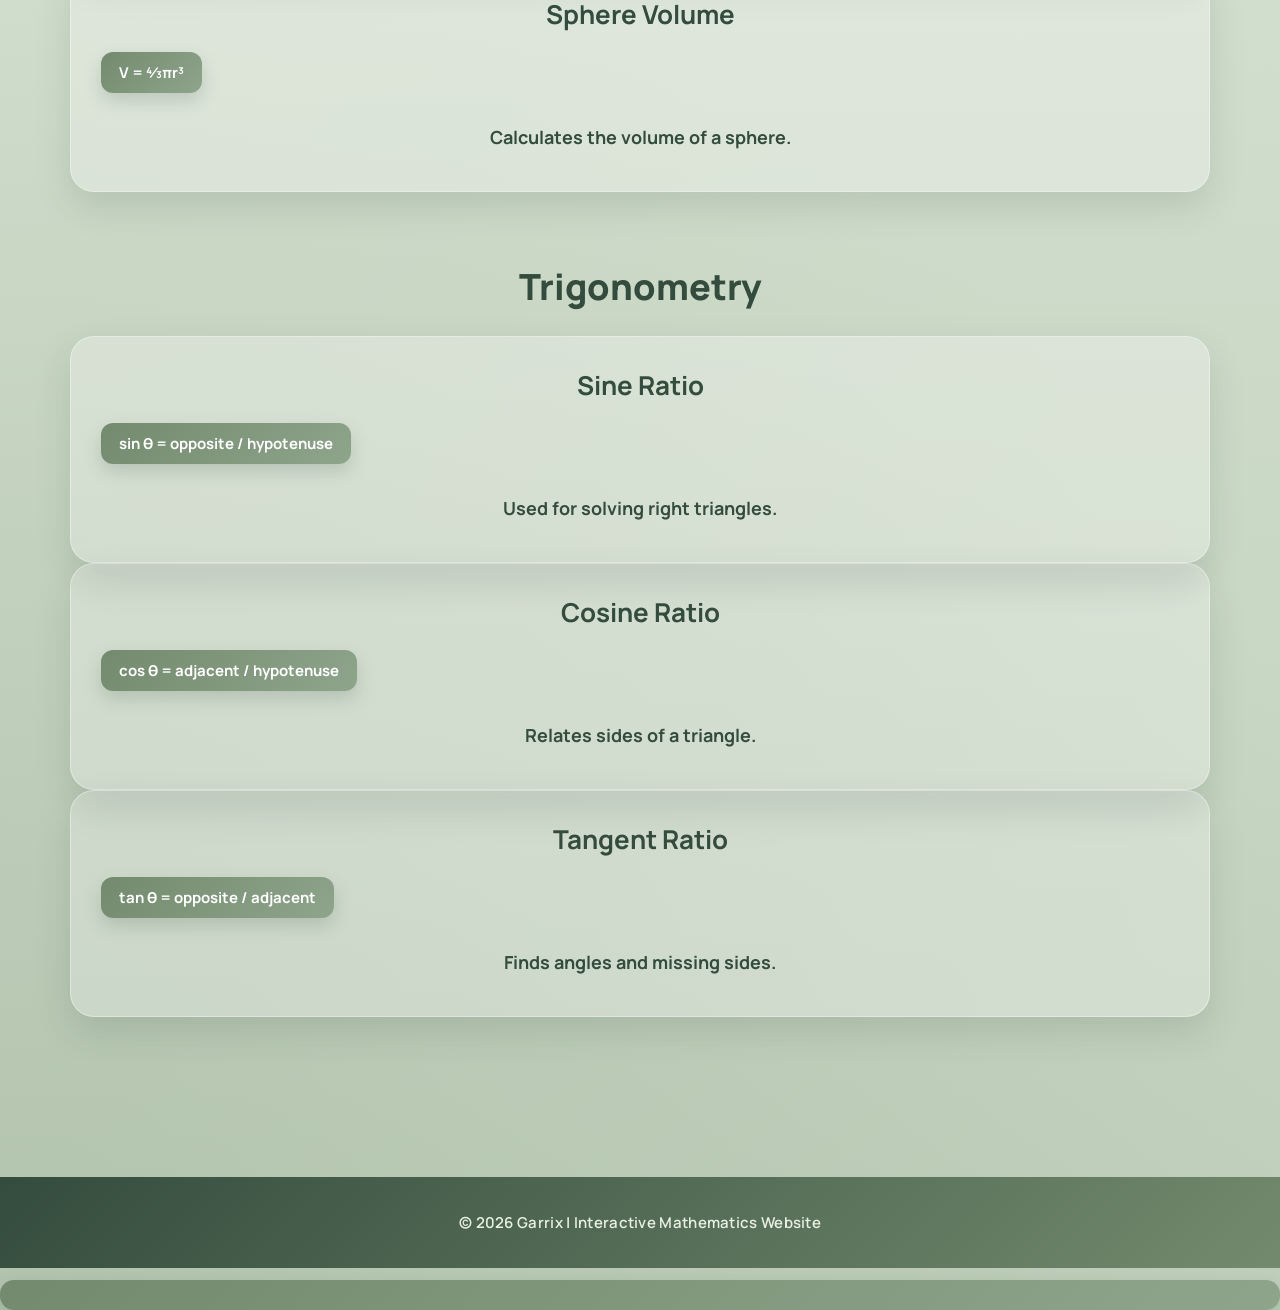
<file: formula.html>
<!DOCTYPE html>
<html lang="en">
<head>
    <meta charset="UTF-8">
    <meta name="viewport" content="width=device-width, initial-scale=1.0">
    <title>Garrix | Formula Library</title>
    <link rel="icon" type="image/png" href="img/favicon.png">
    <link rel="stylesheet" href="style.css">
</head>
<body>

<header>
    <nav class="navbar">
        <div class="logo">
            <img src="img/icon.png" alt="Garrix Logo">
            <h1>Garrix</h1>
        </div>
        <ul class="nav-links">
            <li><a href="index.html">Home</a></li>
            <li><a href="calculator.html">Calculator</a></li>
            <li class="dropdown">
                <a href="#">Geometry ▾</a>
                <ul class="dropdown-menu">
                    <li><a href="area.html">Area</a></li>
                    <li><a href="perimeter.html">Perimeter</a></li>
                    <li><a href="volume.html">Volume</a></li>
                    <li><a href="diameter.html">Diameter</a></li>
                </ul>
            </li>
            <li class="dropdown">
                <a href="#">More ▾</a>
                <ul class="dropdown-menu">
                    <li><a href="converter.html">Unit Converter</a></li>
                    <li><a href="formula.html" class="active">Formula Library</a></li>
                </ul>
            </li>
            <li><a href="about.html">About</a></li>
            <li><button id="theme-toggle" class="theme-btn">🌙</button></li>
        </ul>
    </nav>
</header>

<section class="page">
    <h2>Formula Library</h2>
    <p class="page-description">A collection of important mathematical formulas.</p>

    <div class="formula-search">
        <input type="text" id="formulaSearch" placeholder="Search formula...">
    </div>

    <h3 class="formula-category">Algebra</h3>
    <div class="formula-grid">
        <div class="formula-card">
            <h3>Quadratic Formula</h3>
            <div class="formula">x = (-b ± √(b² - 4ac)) / 2a</div>
            <p>Used to solve quadratic equations.</p>
        </div>
        <div class="formula-card">
            <h3>Slope Formula</h3>
            <div class="formula">m = (y₂ - y₁) / (x₂ - x₁)</div>
            <p>Finds the steepness of a line.</p>
        </div>
    </div>

    <h3 class="formula-category">Geometry</h3>
    <div class="formula-grid">
        <div class="formula-card">
            <h3>Rectangle Area</h3>
            <div class="formula">A = L × W</div>
            <p>Calculates the space inside a rectangle.</p>
        </div>
        <div class="formula-card">
            <h3>Circle Area</h3>
            <div class="formula">A = πr²</div>
            <p>Finds the area of a circle.</p>
        </div>
        <div class="formula-card">
            <h3>Sphere Volume</h3>
            <div class="formula">V = ⁴⁄₃πr³</div>
            <p>Calculates the volume of a sphere.</p>
        </div>
    </div>

    <h3 class="formula-category">Trigonometry</h3>
    <div class="formula-grid">
        <div class="formula-card">
            <h3>Sine Ratio</h3>
            <div class="formula">sin θ = opposite / hypotenuse</div>
            <p>Used for solving right triangles.</p>
        </div>
        <div class="formula-card">
            <h3>Cosine Ratio</h3>
            <div class="formula">cos θ = adjacent / hypotenuse</div>
            <p>Relates sides of a triangle.</p>
        </div>
        <div class="formula-card">
            <h3>Tangent Ratio</h3>
            <div class="formula">tan θ = opposite / adjacent</div>
            <p>Finds angles and missing sides.</p>
        </div>
    </div>
</section>

<footer>
    <p>© 2026 Garrix | Interactive Mathematics Website</p>
</footer>

<div id="toast-container"></div>

<button id="backToTop"><i class="fa-solid fa-arrow-up"></i></button>

<script src="script.js"></script>
</body>
</html>
</file>
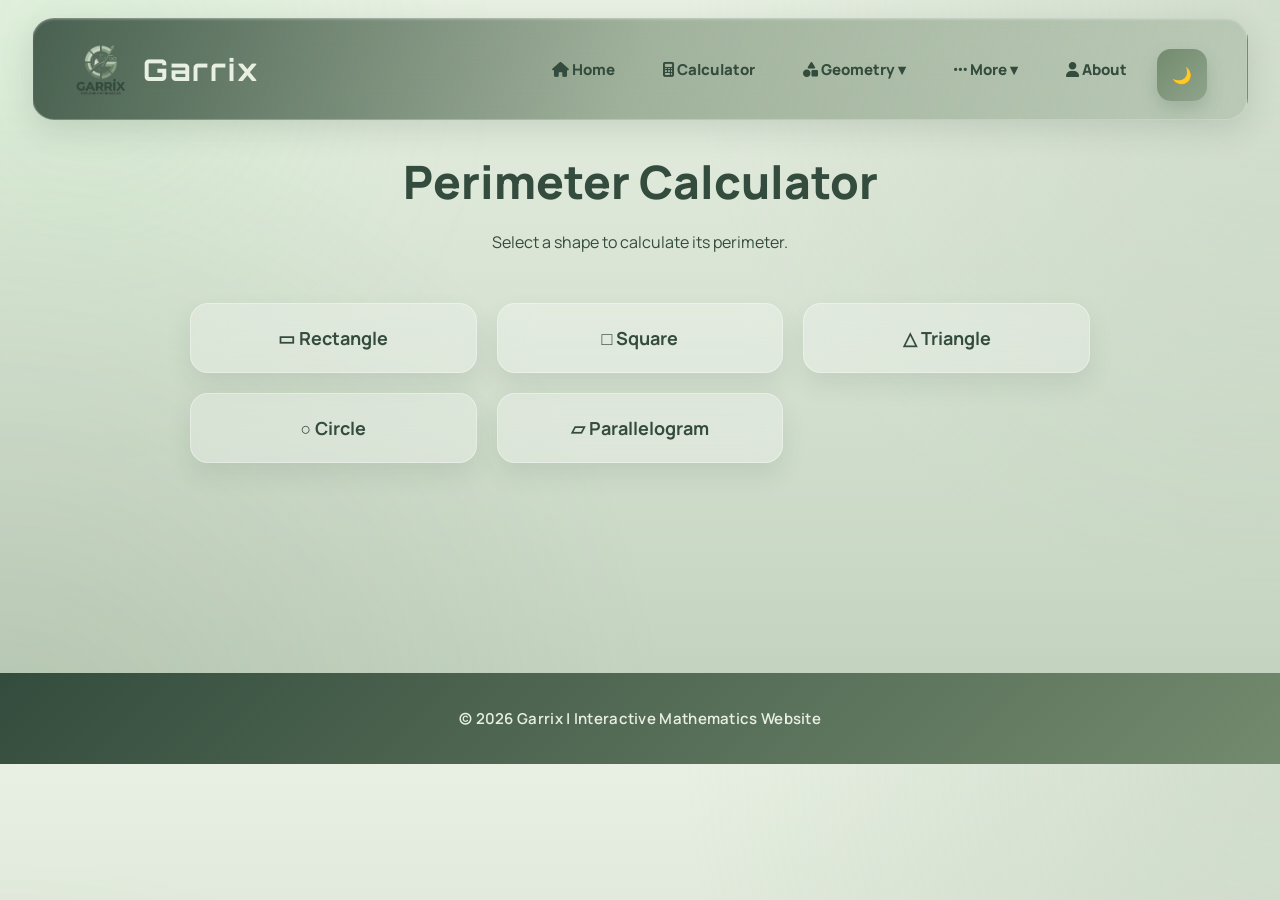
<file: perimeter.html>
<!DOCTYPE html>
<html lang="en">
<head>
    <meta charset="UTF-8">
    <meta name="viewport" content="width=device-width, initial-scale=1.0">
    <title>Garrix | Perimeter</title>
    <link rel="icon" type="image/png" href="img/favicon.png">
    <link rel="stylesheet" href="style.css">
    <link rel="stylesheet" href="https://cdnjs.cloudflare.com/ajax/libs/font-awesome/6.5.2/css/all.min.css">
</head>
<body>

<header>
    <nav class="navbar">
        <div class="logo">
            <img src="img/icon.png" alt="Garrix Logo">
            <h1>Garrix</h1>
        </div>
        <button class="menu-toggle" id="menu-toggle"><i class="fa-solid fa-bars"></i></button>
        <ul class="nav-links">
            <li><a href="index.html"><i class="fa-solid fa-house"></i> Home</a></li>
            <li><a href="calculator.html"><i class="fa-solid fa-calculator"></i> Calculator</a></li>
            <li class="dropdown">
                <a href="#"><i class="fa-solid fa-shapes"></i> Geometry ▾</a>
                <ul class="dropdown-menu">
                    <li><a href="area.html">Area</a></li>
                    <li><a href="perimeter.html" class="active">Perimeter</a></li>
                    <li><a href="volume.html">Volume</a></li>
                    <li><a href="diameter.html">Diameter</a></li>
                </ul>
            </li>
            <li class="dropdown">
                <a href="#"><i class="fa-solid fa-ellipsis"></i> More ▾</a>
                <ul class="dropdown-menu">
                    <li><a href="converter.html">Unit Converter</a></li>
                    <li><a href="formula.html">Formula Library</a></li>
                </ul>
            </li>
            <li><a href="about.html"><i class="fa-solid fa-user"></i> About</a></li>
            <li><button id="theme-toggle" class="theme-btn">🌙</button></li>
        </ul>
    </nav>
</header>

<section class="page">
    <h2>Perimeter Calculator</h2>
    <p style="text-align:center; margin-bottom:40px;">Select a shape to calculate its perimeter.</p>

    <div class="shape-buttons">
        <button onclick="showShape('rectangle')">▭ Rectangle</button>
        <button onclick="showShape('square')">□ Square</button>
        <button onclick="showShape('triangle')">△ Triangle</button>
        <button onclick="showShape('circle')">○ Circle</button>
        <button onclick="showShape('parallelogram')">▱ Parallelogram</button>
    </div>

    <div class="shape-box" id="rectangle">
        <h3>Rectangle</h3>
        <div class="formula">Formula: P = 2(L + W)</div>
        <input type="number" id="perimeterLength" placeholder="Length">
        <input type="number" id="perimeterWidth" placeholder="Width">
        <button onclick="rectanglePerimeter()">Calculate</button>
        <div class="result" id="rectanglePerimeterResult"></div>
    </div>

    <div class="shape-box" id="square">
        <h3>Square</h3>
        <div class="formula">Formula: P = 4s</div>
        <input type="number" id="perimeterSide" placeholder="Side Length">
        <button onclick="squarePerimeter()">Calculate</button>
        <div class="result" id="squarePerimeterResult"></div>
    </div>

    <div class="shape-box" id="triangle">
        <h3>Triangle</h3>
        <div class="formula">Formula: P = a + b + c</div>
        <input type="number" id="triangleSideA" placeholder="Side A">
        <input type="number" id="triangleSideB" placeholder="Side B">
        <input type="number" id="triangleSideC" placeholder="Side C">
        <button onclick="trianglePerimeter()">Calculate</button>
        <div class="result" id="trianglePerimeterResult"></div>
    </div>

    <div class="shape-box" id="circle">
        <h3>Circle</h3>
        <div class="formula">Formula: C = 2πr</div>
        <input type="number" id="circlePerimeterRadius" placeholder="Radius">
        <button onclick="circlePerimeter()">Calculate</button>
        <div class="result" id="circlePerimeterResult"></div>
    </div>

    <div class="shape-box" id="parallelogram">
        <h3>Parallelogram</h3>
        <div class="formula">Formula: P = 2(a + b)</div>
        <input type="number" id="paraPerimeterBase" placeholder="Base">
        <input type="number" id="paraPerimeterSide" placeholder="Side">
        <button onclick="parallelogramPerimeter()">Calculate</button>
        <div class="result" id="parallelogramPerimeterResult"></div>
    </div>
</section>

<footer>
    <p>© 2026 Garrix | Interactive Mathematics Website</p>
</footer>

<div id="toast-container"></div>
<script src="script.js"></script>

</body>
</html>
</file>
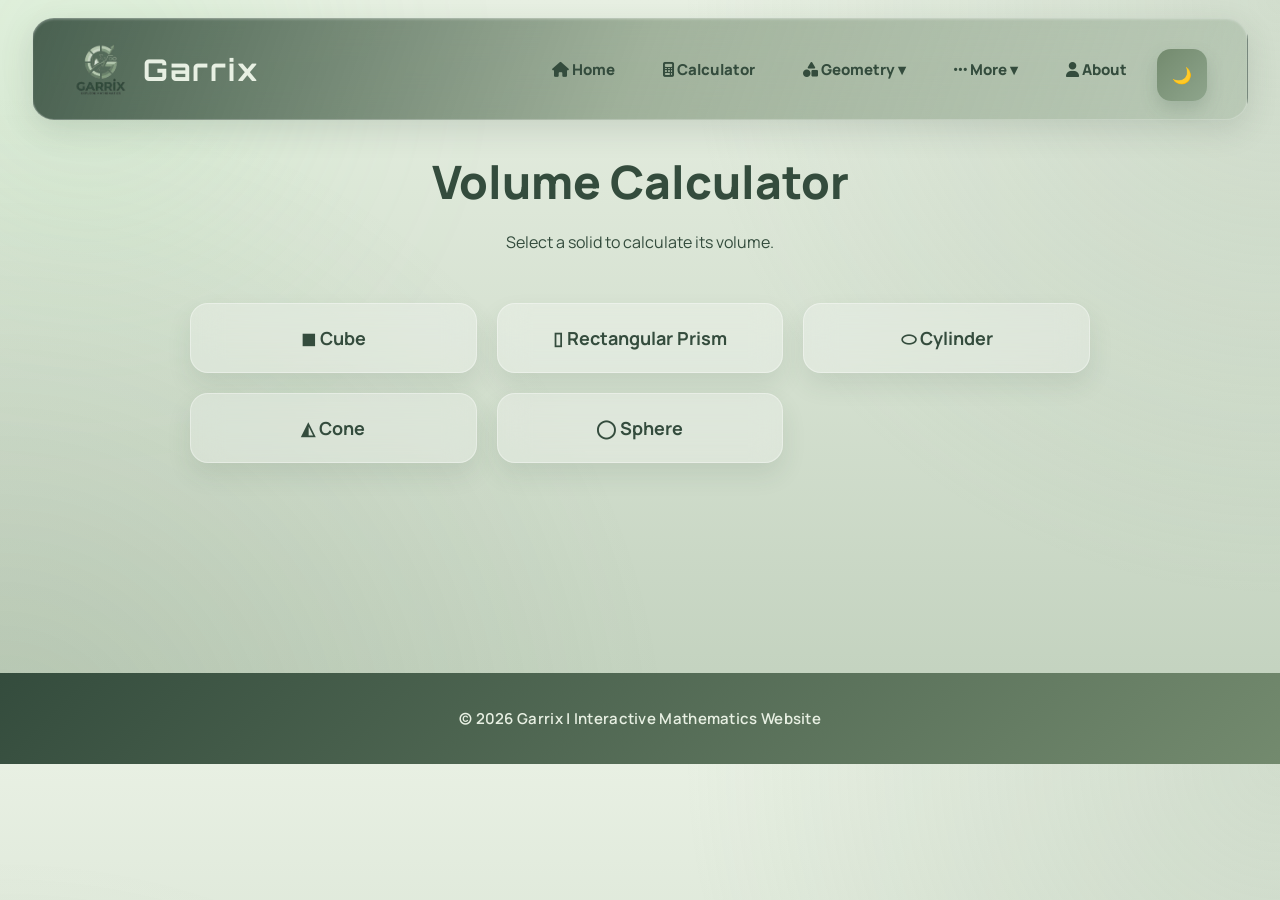
<file: volume.html>
<!DOCTYPE html>
<html lang="en">
<head>
    <meta charset="UTF-8">
    <meta name="viewport" content="width=device-width, initial-scale=1.0">
    <title>Garrix | Volume</title>
    <link rel="icon" type="image/png" href="img/favicon.png">
    <link rel="stylesheet" href="style.css">
    <link rel="stylesheet" href="https://cdnjs.cloudflare.com/ajax/libs/font-awesome/6.4.2/css/all.min.css">
</head>
<body>

    <header>
        <nav class="navbar">
            <div class="logo">
                <img src="img/icon.png" alt="Garrix Logo">
                <h1>Garrix</h1>
            </div>
<button class="menu-toggle" id="menu-toggle">
    <i class="fa-solid fa-bars"></i>
</button>
            <ul class="nav-links">
                <li>
                    <a href="index.html"><i class="fa-solid fa-house"></i> Home</a>
                </li>
                <li>
                    <a href="calculator.html"><i class="fa-solid fa-calculator"></i> Calculator</a>
                </li>
                <li class="dropdown">
                    <a href="#"><i class="fa-solid fa-shapes"></i> Geometry ▾</a>
                    <ul class="dropdown-menu">
                        <li><a href="area.html">Area</a></li>
                        <li><a href="perimeter.html">Perimeter</a></li>
                        <li><a href="volume.html" class="active">Volume</a></li>
                        <li><a href="diameter.html">Diameter</a></li>
                    </ul>
                </li>
                <li class="dropdown">
                    <a href="#"><i class="fa-solid fa-ellipsis"></i> More ▾</a>
                    <ul class="dropdown-menu">
                        <li><a href="converter.html">Unit Converter</a></li>
                        <li><a href="formula.html">Formula Library</a></li>
                    </ul>
                </li>
                <li>
                    <a href="about.html"><i class="fa-solid fa-user"></i> About</a>
                </li>
                <li>
                    <button id="theme-toggle" class="theme-btn">🌙</button>
                </li>
            </ul>
        </nav>
    </header>

    <section class="page">
        <h2>Volume Calculator</h2>
        <p style="text-align:center; margin-bottom:40px;">Select a solid to calculate its volume.</p>

        <div class="shape-buttons">
            <button onclick="showShape('cube')">◼ Cube</button>
            <button onclick="showShape('rectPrism')">▯ Rectangular Prism</button>
            <button onclick="showShape('cylinder')">⬭ Cylinder</button>
            <button onclick="showShape('cone')">◭ Cone</button>
            <button onclick="showShape('sphere')">◯ Sphere</button>
        </div>

        <div class="shape-box" id="cube">
            <h3>Cube</h3>
            <div class="formula">Formula: V = s³</div>
            <input type="number" id="cubeSide" placeholder="Side Length">
            <button onclick="cubeVolume()">Calculate</button>
            <div class="result" id="cubeResult"></div>
        </div>

        <div class="shape-box" id="rectPrism">
            <h3>Rectangular Prism</h3>
            <div class="formula">Formula: V = L × W × H</div>
            <input type="number" id="prismLength" placeholder="Length">
            <input type="number" id="prismWidth" placeholder="Width">
            <input type="number" id="prismHeight" placeholder="Height">
            <button onclick="rectangularPrismVolume()">Calculate</button>
            <div class="result" id="prismResult"></div>
        </div>

        <div class="shape-box" id="cylinder">
            <h3>Cylinder</h3>
            <div class="formula">Formula: V = πr²h</div>
            <input type="number" id="cylinderRadius" placeholder="Radius">
            <input type="number" id="cylinderHeight" placeholder="Height">
            <button onclick="cylinderVolume()">Calculate</button>
            <div class="result" id="cylinderResult"></div>
        </div>

        <div class="shape-box" id="cone">
            <h3>Cone</h3>
            <div class="formula">Formula: V = ⅓πr²h</div>
            <input type="number" id="coneRadius" placeholder="Radius">
            <input type="number" id="coneHeight" placeholder="Height">
            <button onclick="coneVolume()">Calculate</button>
            <div class="result" id="coneResult"></div>
        </div>

        <div class="shape-box" id="sphere">
            <h3>Sphere</h3>
            <div class="formula">Formula: V = ⁴⁄₃πr³</div>
            <input type="number" id="sphereRadius" placeholder="Radius">
            <button onclick="sphereVolume()">Calculate</button>
            <div class="result" id="sphereResult"></div>
        </div>
    </section>

    <footer>
        <p>© 2026 Garrix | Interactive Mathematics Website</p>
    </footer>
<!-- ================= TOAST NOTIFICATION ================= -->

<div id="toast-container"></div>

    <script src="script.js"></script>
</body>
</html>
</file>
<file: style.css>
/* ==========================================================
                        GOOGLE FONTS
========================================================== */
@import url('https://fonts.googleapis.com/css2?family=Manrope:wght@300;400;500;600;700;800&family=Orbitron:wght@500;600;700&display=swap');

/* ==========================================================
                        ROOT VARIABLES
========================================================== */
:root {
    --dark: #344C3D;
    --primary: #738A6E;
    --secondary: #8EA58C;
    --light: #BFCFBB;
    --cream: #E8F0E3;
    --white: #FFFFFF;
    --nav-text: #D6E2D1;
    --glass: rgba(255,255,255,.18);
    --glass-border: rgba(255,255,255,.25);
    --shadow: 0 10px 30px rgba(52,76,61,.15);
    --radius: 20px;
    --transition: .35s ease;
}

/* ==========================================================
                        DARK MODE
========================================================== */
body.dark {
    --dark: #F5F7F4;
    --primary: #5DAE73;
    --secondary: #84D39C;
    --light: #1A1D1B;
    --cream: #EAF5E8;
    --white: #121412;
    --nav-text: #EAF5E8;
    --glass: rgba(25,28,26,.78);
    --glass-border: rgba(255,255,255,.08);
    --shadow: 0 10px 35px rgba(0,0,0,.45);
}

/* ==========================================================
                            RESET
========================================================== */
* {
    margin: 0;
    padding: 0;
    box-sizing: border-box;
}

html {
    scroll-behavior: smooth;
}

body {
    font-family: 'Manrope', sans-serif;
    color: var(--dark);
    overflow-x: hidden;
    background: 
        radial-gradient(circle at top right, rgba(142,165,140,.25), transparent 40%),
        radial-gradient(circle at bottom left, rgba(115,138,110,.18), transparent 45%),
        linear-gradient(180deg, var(--cream), var(--light));
    transition: background .45s, color .45s;
    opacity: 0;
    animation: pageFade .8s ease forwards;
}

@keyframes pageFade {
    from { opacity: 0; transform: translateY(10px); }
    to { opacity: 1; transform: translateY(0); }
}

body::before {
    content: "";
    position: fixed;
    width: 420px;
    height: 420px;
    background: #7EE081;
    opacity: .12;
    filter: blur(120px);
    border-radius: 50%;
    top: -150px;
    left: -120px;
    z-index: -1;
}

/* ==========================================================
                    GLOBAL ELEMENTS
========================================================== */
img {
    display: block;
    max-width: 100%;
}

a {
    text-decoration: none;
    color: inherit;
    transition: var(--transition);
}

button, input {
    font-family: 'Manrope', sans-serif;
}

/* ==========================================================
                    SCROLLBAR & CUE
========================================================== */
::-webkit-scrollbar {
    width: 16px;
}
::-webkit-scrollbar-track {
    background: rgba(191,207,187,.45);
    border-radius: 20px;
}
::-webkit-scrollbar-thumb {
    background: linear-gradient(180deg, #738A6E, #344C3D);
    border-radius: 20px;
    border: 4px solid #BFCFBB;
}
::-webkit-scrollbar-thumb:hover {
    background: linear-gradient(180deg, #8EA58C, #344C3D);
}

body.dark::-webkit-scrollbar { width: 16px; }
body.dark::-webkit-scrollbar-track { background: #141816; }
body.dark::-webkit-scrollbar-thumb {
    background: linear-gradient(180deg, #3C8C5A, #23543A);
    border: 4px solid #141816;
}
body.dark::-webkit-scrollbar-thumb:hover {
    background: linear-gradient(180deg, #53B97B, #2D6F4A);
}

.scroll-cue {
    display: flex;
    justify-content: center;
    margin-top: 50px;
}
.scroll-cue span {
    width: 28px;
    height: 46px;
    border: 2px solid rgba(255,255,255,.6);
    border-radius: 20px;
    position: relative;
}
.scroll-cue span::before {
    content: "";
    position: absolute;
    left: 50%;
    top: 8px;
    width: 6px;
    height: 6px;
    background: #4FD1C5;
    border-radius: 50%;
    transform: translateX(-50%);
    animation: scrollDown 1.8s infinite;
}

@keyframes scrollDown {
    0% { opacity: 1; transform: translate(-50%, 0); }
    100% { opacity: 0; transform: translate(-50%, 18px); }
}

/* ==========================================================
                    NAVBAR & HEADER
========================================================== */
header {
    position: fixed;
    top: 18px;
    left: 50%;
    transform: translateX(-50%);
    width: 95%;
    max-width: 1350px;
    z-index: 1000;
    border-radius: 22px;
    background: linear-gradient(110deg, rgba(52,76,61,.88), rgba(115,138,110,.60), rgba(142,165,140,.35));
    backdrop-filter: blur(18px);
    -webkit-backdrop-filter: blur(18px);
    border: 1px solid var(--glass-border);
    box-shadow: var(--shadow), inset 0 1px 2px rgba(255,255,255,.18);
}

.navbar {
    width: 100%;
    display: flex;
    align-items: center;
    justify-content: space-between;
    padding: 18px 40px;
}

.logo {
    display: flex;
    align-items: center;
    gap: 15px;
}
.logo img {
    width: 55px;
    height: 55px;
    object-fit: contain;
    transition: .4s ease;
}
.logo img:hover {
    transform: rotate(360deg) scale(1.08);
}
.logo h1 {
    font-family: 'Orbitron', sans-serif;
    color: var(--cream);
    font-size: 30px;
    font-weight: 700;
    letter-spacing: 2px;
}

.nav-links {
    display: flex;
    align-items: center;
    gap: 12px;
    list-style: none;
}
.nav-links li { position: relative; }
.nav-links a {
    color: #344C3D;
    font-size: 15px;
    font-weight: 800;
    padding: 10px 18px;
    border-radius: 12px;
    transition: .3s;
}
.nav-links a:hover {
    background: rgba(191,207,187,.30);
    color: white;
    transform: translateY(-3px);
}
.nav-links a.active {
    background: rgba(191,207,187,.35);
    color: white;
    box-shadow: inset 0 1px 2px rgba(255,255,255,.25), 0 5px 16px rgba(0,0,0,.12);
    transform: translateY(-3px);
}

/* ==========================================================
                        DROPDOWN
========================================================== */
.dropdown { position: relative; }
.dropdown-menu {
    position: absolute;
    top: calc(100% + 10px);
    left: -20px;
    width: 190px;
    padding: 15px;
    background: white;
    border-radius: 16px;
    list-style: none;
    box-shadow: 0 15px 30px rgba(0,0,0,.15);
    opacity: 0;
    visibility: hidden;
    transform: translateY(10px);
    transition: .3s ease;
}
.dropdown-menu::before {
    content: "";
    position: absolute;
    top: -15px;
    left: 0;
    width: 100%;
    height: 15px;
}
.dropdown:hover .dropdown-menu {
    opacity: 1;
    visibility: visible;
    transform: translateY(0);
}
.dropdown-menu li { padding: 10px; }
.dropdown-menu a { color: #344C3D; }
.dropdown-menu a:hover { color: #738A6E; background: none; }

/* ==========================================================
                        HERO SECTION
========================================================== */
.hero {
    min-height: 100vh;
    display: flex;
    justify-content: center;
    align-items: center;
    text-align: center;
    padding: 170px 60px 90px;
    background: linear-gradient(rgba(52,76,61,.72), rgba(115,138,110,.55)), url("img/banner.png");
    background-size: cover;
    background-position: center;
    background-repeat: no-repeat;
    clip-path: polygon(0 0, 100% 0, 100% 92%, 0 100%);
}
.hero-content {
    max-width: 900px;
    animation: fadeUp 1s ease;
}
@keyframes fadeUp {
    from { opacity: 0; transform: translateY(35px); }
    to { opacity: 1; transform: translateY(0); }
}
.hero h1 {
    font-size: 64px;
    color: var(--cream);
    font-weight: 800;
    margin-bottom: 18px;
}
.tagline {
    color: #E8F0E3;
    font-size: 22px;
    font-weight: 600;
    margin-bottom: 25px;
}
.hero p {
    color: #F4F8F1;
    font-size: 19px;
    line-height: 1.9;
    max-width: 760px;
    margin: auto;
}

/* ==========================================================
                    GLOBAL COMPONENT UI
========================================================== */
.btn {
    display: inline-flex;
    align-items: center;
    justify-content: center;
    padding: 14px 34px;
    margin-top: 30px;
    border: none;
    border-radius: 50px;
    background: linear-gradient(135deg, var(--primary), var(--secondary));
    color: white;
    font-size: 16px;
    font-weight: 700;
    cursor: pointer;
    transition: var(--transition);
    box-shadow: 0 10px 25px rgba(52,76,61,.18);
}
.btn:hover {
    transform: translateY(-4px);
    background: linear-gradient(135deg, var(--dark), var(--primary));
    box-shadow: 0 18px 35px rgba(52,76,61,.25);
}
.btn:active { transform: scale(.98); }

.page {
    max-width: 1200px;
    margin: auto;
    padding: 150px 30px 80px;
}
.page h2 {
    text-align: center;
    font-size: 46px;
    font-weight: 800;
    color: var(--dark);
    margin-bottom: 18px;
}
.page-description {
    text-align: center;
    font-size: 17px;
    line-height: 1.9;
    color: var(--dark);
}

.features {
    max-width: 1300px;
    margin: auto;
    padding: 80px 30px;
}
.features h2 {
    text-align: center;
    font-size: 46px;
    font-weight: 800;
    color: var(--dark);
    margin-bottom: 55px;
}

.cards {
    display: grid;
    grid-template-columns: repeat(3, 1fr);
    gap: 30px;
}
.card {
    background: rgba(255,255,255,.28);
    backdrop-filter: blur(16px);
    -webkit-backdrop-filter: blur(16px);
    border: 1px solid rgba(255,255,255,.35);
    border-radius: 22px;
    padding: 30px;
    box-shadow: 0 12px 30px rgba(52,76,61,.12);
    transition: .35s ease;
}
.card:hover {
    transform: translateY(-10px);
    box-shadow: 0 15px 40px rgba(0,0,0,.15);
}
.card h3 { font-size: 26px; font-weight: 800; color: var(--dark); margin-bottom: 15px; }
.card p { color: #405744; line-height: 1.8; margin-bottom: 20px; }

input {
    width: 100%;
    margin: 12px 0;
    padding: 15px 18px;
    border: none;
    outline: none;
    border-radius: 14px;
    background: rgba(255,255,255,.75);
    color: var(--dark);
    font-size: 16px;
    font-weight: 600;
    transition: .35s ease;
    box-shadow: inset 0 2px 8px rgba(52,76,61,.08);
}
input::placeholder { color: #738A6E; font-weight: 500; }
input:focus {
    background: white;
    box-shadow: 0 0 0 3px rgba(115,138,110,.25), inset 0 2px 8px rgba(52,76,61,.08);
}

button {
    width: 100%;
    padding: 15px;
    margin-top: 12px;
    border: none;
    border-radius: 14px;
    cursor: pointer;
    background: linear-gradient(135deg, var(--primary), var(--secondary));
    color: white;
    font-size: 16px;
    font-weight: 700;
    transition: .35s ease;
    box-shadow: 0 8px 18px rgba(52,76,61,.18);
    position: relative;
    overflow: hidden;
}
button::after {
    content: "";
    position: absolute;
    inset: 0;
    background: rgba(255,255,255,.18);
    transform: scale(0);
    border-radius: 50%;
    transition: .45s;
}
button:hover {
    transform: translateY(-3px);
    background: linear-gradient(135deg, var(--dark), var(--primary));
    box-shadow: 0 16px 30px rgba(52,76,61,.22);
}
button:active { transform: scale(.98); }
button:active::after { transform: scale(4); opacity: 0; }

/* ==========================================================
                        CALCULATORS
========================================================== */
.calculator {
    max-width: 460px;
    margin: 40px auto;
    padding: 30px;
    border-radius: 24px;
    background: rgba(255,255,255,.25);
    backdrop-filter: blur(18px);
    -webkit-backdrop-filter: blur(18px);
    border: 1px solid rgba(255,255,255,.35);
    box-shadow: 0 18px 40px rgba(52,76,61,.15);
}
.calculator input {
    font-size: 30px;
    text-align: right;
    font-weight: 700;
    margin-bottom: 20px;
    cursor: default;
}

.calculator-buttons {
    display: grid;
    grid-template-columns: repeat(4, 1fr);
    gap: 12px;
}
.calculator-buttons button {
    margin: 0;
    padding: 18px 10px;
    background: #333333;
    color: white;
    border-radius: 18px;
    font-size: 18px;
    font-weight: 700;
    box-shadow: 0 8px 18px rgba(0,0,0,.25);
}
.calculator-buttons button:hover {
    background: #555555;
    transform: translateY(-3px);
}

.calculator-buttons button:nth-child(1),
.calculator-buttons button:nth-child(2),
.calculator-buttons button:nth-child(3) {
    background: #A7B7A2;
    color: #344C3D;
}
.calculator-buttons button:nth-child(1):hover,
.calculator-buttons button:nth-child(2):hover,
.calculator-buttons button:nth-child(3):hover {
    background: #BFCFBB;
}

.calculator-buttons button:nth-child(4),
.calculator-buttons button:nth-child(8),
.calculator-buttons button:nth-child(12),
.calculator-buttons button:nth-child(16) {
    background: #738A6E;
}
.calculator-buttons button:nth-child(4):hover,
.calculator-buttons button:nth-child(8):hover,
.calculator-buttons button:nth-child(12):hover,
.calculator-buttons button:nth-child(16):hover {
    background: #8EA58C;
}

.calculator-buttons button:nth-child(19) {
    background: linear-gradient(135deg, #344C3D, #738A6E);
}
.calculator-buttons button:nth-child(19):hover {
    background: linear-gradient(135deg, #738A6E, #8EA58C);
}

.result {
    margin-top: 20px;
    min-height: 65px;
    display: flex;
    align-items: center;
    justify-content: center;
    text-align: center;
    border-radius: 16px;
    background: rgba(255,255,255,.35);
    backdrop-filter: blur(10px);
    border: 1px solid rgba(255,255,255,.35);
    color: var(--dark);
    font-size: 20px;
    font-weight: 800;
    padding: 18px;
    user-select: none;
}

/* ==========================================================
                        SHAPES
========================================================== */
.shape-buttons {
    display: grid;
    grid-template-columns: repeat(3, 1fr);
    gap: 20px;
    max-width: 900px;
    margin: 50px auto;
}
.shape-buttons button {
    padding: 22px;
    margin: 0;
    border-radius: 18px;
    font-size: 18px;
    font-weight: 700;
    background: rgba(255,255,255,.28);
    backdrop-filter: blur(15px);
    border: 1px solid rgba(255,255,255,.35);
    color: var(--dark);
    box-shadow: 0 12px 25px rgba(52,76,61,.10);
    transition: .35s ease;
}
.shape-buttons button:hover {
    background: linear-gradient(135deg, var(--primary), var(--secondary));
    color: white;
    transform: translateY(-5px);
}

.shape-box {
    display: none;
    max-width: 650px;
    margin: 40px auto;
    padding: 35px;
    border-radius: 24px;
    background: rgba(255,255,255,.28);
    backdrop-filter: blur(18px);
    border: 1px solid rgba(255,255,255,.35);
    box-shadow: 0 18px 40px rgba(52,76,61,.15);
    animation: fadeBox .4s ease;
}
@keyframes fadeBox {
    from { opacity: 0; transform: translateY(20px); }
    to { opacity: 1; transform: translateY(0); }
}
.shape-box h3 { text-align: center; font-size: 28px; margin-bottom: 25px; color: var(--dark); }

.formula {
    display: inline-flex;
    align-items: center;
    justify-content: center;
    padding: 10px 18px;
    margin-bottom: 20px;
    border-radius: 12px;
    background: linear-gradient(135deg, var(--primary), var(--secondary));
    color: white;
    font-size: 15px;
    font-weight: 700;
    box-shadow: 0 8px 18px rgba(52,76,61,.18);
}

@media(max-width:900px) { .shape-buttons { grid-template-columns: repeat(2, 1fr); } }
@media(max-width:600px) { .shape-buttons { grid-template-columns: 1fr; } }

/* ==========================================================
                        ABOUT PAGE
========================================================== */
.about-layout {
    display: grid;
    grid-template-columns: 350px 1fr;
    gap: 50px;
    align-items: start;
    margin-top: 50px;
}
.profile-section { text-align: center; position: sticky; top: 120px; }
.floating-profile {
    width: 230px;
    height: 230px;
    margin: auto;
    border-radius: 50%;
    padding: 10px;
    background: linear-gradient(135deg, var(--primary), var(--secondary));
    animation: float 4s ease-in-out infinite;
    box-shadow: 0 25px 50px rgba(52,76,61,.25);
}
.profile { width: 100%; height: 100%; object-fit: cover; border-radius: 50%; }

@keyframes float {
    0%, 100% { transform: translateY(0); }
    50% { transform: translateY(-15px); }
}

.profile-section h3 { margin-top: 25px; font-size: 32px; color: var(--dark); }
.badge-container { display: flex; justify-content: center; flex-wrap: wrap; gap: 12px; margin-top: 25px; }
.badge {
    padding: 10px 18px;
    border-radius: 50px;
    background: linear-gradient(135deg, #738A6E, #8EA58C);
    color: white;
    font-size: 14px;
    font-weight: 700;
    box-shadow: 0 8px 18px rgba(52,76,61,.15);
    transition: .35s ease;
    border: none;
}
.badge:hover { transform: translateY(-4px); background: linear-gradient(135deg, #344C3D, #738A6E); }

.about-content { display: flex; flex-direction: column; gap: 25px; }
.about-content .card { margin: 0; }

.social-card {
    width: 100%;
    margin-top: 35px;
    padding: 25px;
    background: rgba(255,255,255,.28);
    backdrop-filter: blur(16px);
    border-radius: 22px;
    border: 1px solid rgba(255,255,255,.35);
    box-shadow: 0 18px 40px rgba(52,76,61,.15);
}
.social-card h3 { text-align: center; font-size: 24px; color: var(--dark); margin-bottom: 20px; }
.social-links { display: grid; grid-template-columns: repeat(3, 1fr); gap: 20px; }
.social-links a {
    padding: 18px;
    border-radius: 18px;
    background: linear-gradient(135deg, #738A6E, #8EA58C);
    color: white;
    display: flex;
    justify-content: center;
    align-items: center;
    font-size: 22px;
    transition: .35s ease;
    border: none;
    box-shadow: 0 8px 18px rgba(52,76,61,.18);
}
.social-links a:hover { background: linear-gradient(135deg, #344C3D, #738A6E); transform: translateY(-5px); }

.about-content button, .profile-section button { background: linear-gradient(135deg, #738A6E, #8EA58C); color: white; }

@media(max-width:900px) {
    .about-layout { grid-template-columns: 1fr; }
    .profile-section { position: relative; top: 0; }
}
@media(max-width:600px) { .social-links { grid-template-columns: repeat(2, 1fr); } }

/* ==========================================================
                        HISTORY PANEL
========================================================== */
.history-panel {
    max-width: 460px;
    margin: 35px auto;
    padding: 25px;
    background: rgba(255,255,255,.28);
    backdrop-filter: blur(16px);
    border: 1px solid rgba(255,255,255,.35);
    border-radius: 24px;
    box-shadow: 0 18px 40px rgba(52,76,61,.15);
}
.history-header { display: flex; justify-content: space-between; align-items: center; margin-bottom: 20px; }
.history-header h3 { font-size: 22px; }
.history-list { max-height: 250px; overflow-y: auto; }
.history-item { padding: 12px 16px; margin-bottom: 10px; border-radius: 12px; background: rgba(255,255,255,.45); font-weight: 600; word-break: break-word; }
.empty-history { text-align: center; opacity: .7; }

.copy-btn { display: block; width: 130px; margin: 20px auto 0; padding: 10px 16px; font-size: 14px; border-radius: 12px; }

/* ==========================================================
                    FORMULA LIBRARY LAYOUT
========================================================== */
.formula-container { display: grid; grid-template-columns: repeat(3, 1fr); gap: 30px; margin-top: 50px; }
.formula-card {
    background: rgba(255,255,255,.28);
    backdrop-filter: blur(16px);
    -webkit-backdrop-filter: blur(16px);
    border: 1px solid rgba(255,255,255,.35);
    border-radius: 24px;
    padding: 30px;
    box-shadow: 0 15px 35px rgba(52,76,61,.15);
    transition: .35s ease;
}
.formula-card:hover { transform: translateY(-10px); box-shadow: 0 20px 45px rgba(52,76,61,.25); }
.formula-card h3 { text-align: center; font-size: 26px; color: var(--dark); margin-bottom: 20px; }
.formula-card p { text-align: center; font-size: 18px; font-weight: 700; color: var(--dark); margin: 12px 0; }
.formula-symbol {
    display: flex;
    justify-content: center;
    align-items: center;
    width: 70px;
    height: 70px;
    margin: 0 auto 20px;
    border-radius: 50%;
    background: linear-gradient(135deg, var(--primary), var(--secondary));
    color: white;
    font-size: 30px;
    font-weight: 800;
    box-shadow: 0 10px 25px rgba(52,76,61,.18);
}
.formula-category { margin-top: 70px; margin-bottom: 25px; text-align: center; font-size: 36px; font-weight: 800; color: var(--dark); }
.formula-search { max-width: 500px; margin: 30px auto; display: block; }

@media(max-width:1000px) { .formula-container { grid-template-columns: repeat(2, 1fr); } }
@media(max-width:650px) { .formula-container { grid-template-columns: 1fr; } }

/* ==========================================================
                        UNIT CONVERTER
========================================================== */
.converter-box {
    max-width: 500px;
    margin: 50px auto;
    padding: 35px;
    border-radius: 24px;
    background: rgba(255,255,255,.28);
    backdrop-filter: blur(18px);
    border: 1px solid rgba(255,255,255,.35);
    box-shadow: 0 18px 40px rgba(52,76,61,.15);
}
.converter-box h3 { text-align: center; font-size: 28px; color: var(--dark); margin-bottom: 25px; }
.converter-box select { width: 100%; padding: 15px 18px; margin: 12px 0; border: none; border-radius: 14px; font-size: 16px; font-weight: 600; background: white; color: var(--dark); }

.converter-card {
    max-width: 650px;
    margin: 40px auto;
    padding: 35px;
    border-radius: 24px;
    background: rgba(255,255,255,.28);
    backdrop-filter: blur(18px);
    -webkit-backdrop-filter: blur(18px);
    border: 1px solid rgba(255,255,255,.35);
    box-shadow: 0 18px 40px rgba(52,76,61,.15);
}
.converter-card h3 { text-align: center; font-size: 28px; margin-bottom: 25px; color: var(--dark); }
.converter-card select {
    width: 100%;
    padding: 15px 18px;
    margin: 12px 0;
    border: none;
    outline: none;
    border-radius: 14px;
    background: rgba(255,255,255,.75);
    color: var(--dark);
    font-size: 16px;
    font-weight: 700;
    cursor: pointer;
    box-shadow: inset 0 2px 8px rgba(52,76,61,.08);
}
.converter-card select:focus { box-shadow: 0 0 0 3px rgba(115,138,110,.25); }
.converter-card input { width: 100%; }
.converter-row { display: flex; align-items: center; gap: 15px; }
.converter-row select { flex: 1; }
.swap-btn {
    width: 55px;
    height: 55px;
    min-width: 55px;
    padding: 0;
    margin: 0;
    border-radius: 50%;
    display: flex;
    justify-content: center;
    align-items: center;
    font-size: 25px;
    background: linear-gradient(135deg, var(--primary), var(--secondary));
}
.swap-btn:hover { transform: rotate(180deg) scale(1.08); }
.currency-card { margin-top: 50px; }

/* ==========================================================
                        BACK TO TOP
========================================================== */
.back-to-top {
    position: fixed;
    left: 50%;
    bottom: 40px;
    transform: translateX(-50%);
    width: 55px;
    height: 55px;
    padding: 0;
    margin: 0;
    display: flex;
    justify-content: center;
    align-items: center;
    border-radius: 50%;
    font-size: 24px;
    font-weight: bold;
    z-index: 999;
    opacity: 0;
    visibility: hidden;
    transition: .3s ease;
}
.back-to-top.show { opacity: 1; visibility: visible; }
.back-to-top:hover { transform: translateX(-50%) translateY(-10px); }

/* ==========================================================
                            FOOTER
========================================================== */
footer {
    width: 100%;
    min-height: 90px;
    margin-top: 80px;
    padding: 35px 20px;
    display: flex;
    justify-content: center;
    align-items: center;
    text-align: center;
    background: linear-gradient(135deg, #344C3D, #738A6E);
    color: #E8F0E3;
    backdrop-filter: blur(12px);
}
footer p { margin: 0; font-size: 15px; font-weight: 600; letter-spacing: .3px; }

/* ==========================================================
                        DARK MODE OVERRIDES
========================================================== */
body.dark {
    background: 
        radial-gradient(circle at top right, rgba(0,255,120,.08), transparent 40%),
        radial-gradient(circle at bottom left, rgba(0,180,255,.06), transparent 45%),
        linear-gradient(180deg, #101513, #1A201D);
    color: white;
}
body.dark header { background: rgba(18,22,20,.80); border: 1px solid rgba(255,255,255,.08); }
body.dark .navbar { background: rgba(20,25,22,.65); }
body.dark .nav-links a { color: #EAF5E8; }
body.dark .nav-links a:hover, body.dark .nav-links a.active { background: rgba(255,255,255,.10); color: white; }
body.dark .logo h1 { color: white; }

body.dark .card, body.dark .calculator, body.dark .shape-box, body.dark .social-card, body.dark .history-panel, body.dark .formula-card, body.dark .converter-box, body.dark .converter-card {
    background: rgba(20,24,22,.82);
    border: 1px solid rgba(255,255,255,.08);
    box-shadow: 0 15px 35px rgba(0,0,0,.45);
}
body.dark h1, body.dark h2, body.dark h3, body.dark p, body.dark .formula-card h3, body.dark .formula-card p, body.dark .formula-category { color: white; }
body.dark input, body.dark .converter-box select, body.dark .converter-card select { background: #232826; color: white; }
body.dark input::placeholder { color: #AFC5B5; }
body.dark .result { background: rgba(255,255,255,.08); color: white; }

body.dark button, body.dark .btn {
    background: linear-gradient(135deg, #1E6F4C, #2F8F65);
    color: white;
    box-shadow: 0 10px 25px rgba(0,0,0,.45);
}
body.dark button:hover, body.dark .btn:hover { background: linear-gradient(135deg, #289C68, #42C987); }

body.dark .shape-buttons button { background: rgba(255,255,255,.08); color: white; border: 1px solid rgba(255,255,255,.08); }
body.dark .shape-buttons button:hover { background: linear-gradient(135deg, #1E6F4C, #2F8F65); }

body.dark .badge { background: linear-gradient(135deg, #204030, #2F8F65); color: white; }
body.dark .social-links a { background: linear-gradient(135deg, #204030, #2F8F65); color: white; }
body.dark .social-links a:hover { background: linear-gradient(135deg, #2F8F65, #42C987); }

body.dark .calculator-buttons button { background: #2A2E2B; color: white; }
body.dark .calculator-buttons button:hover { background: #3A403C; }
body.dark .calculator-buttons button:nth-child(4), 
body.dark .calculator-buttons button:nth-child(8), 
body.dark .calculator-buttons button:nth-child(12), 
body.dark .calculator-buttons button:nth-child(16) { background: #2F8F65; }
body.dark .calculator-buttons button:nth-child(19) { background: linear-gradient(135deg, #2F8F65, #42C987); }

body.dark .history-item { background: #232826; color: white; }
body.dark .dropdown-menu { background: rgba(20,24,22,.95); backdrop-filter: blur(15px); border: 1px solid rgba(255,255,255,.08); box-shadow: 0 15px 35px rgba(0,0,0,.45); }
body.dark .dropdown-menu a { color: #EAF5E8; }
body.dark .dropdown-menu a:hover { color: white; background: rgba(255,255,255,.10); }

.menu-toggle {
    display: none;
    cursor: pointer;
    background: none;
    border: none;
    padding: 8px;
    z-index: 1001;
    width: auto; 
    margin: 0;
    box-shadow: none;
    color: var(--cream); 
    font-size: 22px; 
    transition: var(--transition);
}

.menu-toggle:hover {
    background: rgba(255, 255, 255, 0.1);
    transform: scale(1.05);
    box-shadow: none;
}


body.dark .menu-toggle {
    color: white;
}

/* Mobile Media Query */
@media (max-width: 768px) {
    
    .menu-toggle {
        display: block; 
    }

   
    .nav-links {
        position: absolute;
        top: 100%;
        left: 0;
        width: 100%;
        flex-direction: column;
        background: rgba(52, 76, 61, 0.96); 
        backdrop-filter: blur(18px);
        -webkit-backdrop-filter: blur(18px);
        border-radius: 0 0 22px 22px;
        border-top: 1px solid var(--glass-border);
        padding: 20px;
        gap: 15px;
        
        
        opacity: 0;
        visibility: hidden;
        transform: translateY(-10px);
    }

    
    .nav-links.active {
        opacity: 1;
        visibility: visible;
        transform: translateY(0);
    }

   
    .nav-links li {
        width: 100%;
        text-align: center;
    }

    .nav-links a {
        display: block;
        width: 100%;
        padding: 12px;
        color: var(--cream) !important;
    }

    .dropdown-menu {
        position: relative;
        top: 0;
        left: 0;
        width: 100%;
        opacity: 1;
        visibility: visible;
        transform: none;
        box-shadow: none;
        background: rgba(255, 255, 255, 0.08);
        border-radius: 12px;
        margin-top: 5px;
        padding: 5px;
        display: none; 
    }
    
    .dropdown:hover .dropdown-menu {
        display: block;
    }

    .dropdown-menu a {
        color: white !important;
    }

    
    .navbar {
        padding: 12px 24px;
    }

    .logo h1 {
        font-size: 24px;
    }

    .logo img {
        width: 45px;
        height: 45px;
    }

    
    body.dark .nav-links {
        background: rgba(18, 22, 20, 0.98);
    }
}
/* ==========================================================
                    TOAST NOTIFICATIONS
========================================================== */
#toast-container {
    position: fixed;
    top: 20px;
    right: 20px;
    z-index: 9999;
    display: flex;
    flex-direction: column;
    gap: 10px;
}

.toast {
    background: #344C3D; 
    color: #E8F0E3;      
    padding: 12px 24px;
    border-radius: 12px;
    box-shadow: 0 4px 15px rgba(0,0,0,0.2);
    border: 1px solid rgba(255,255,255,0.15);
    font-weight: 600;
    font-family: 'Manrope', sans-serif;
    transform: translateX(120%);
    animation: slideIn 0.3s forwards cubic-bezier(0.175, 0.885, 0.32, 1.275);
    transition: transform 0.4s ease, opacity 0.4s ease;
}

.toast.error {
    background: #c0392b;
    color: #fff;
}

.toast.hide {
    transform: translateX(120%);
    opacity: 0;
}

@keyframes slideIn {
    to {
        transform: translateX(0);
    }
}

body.dark .toast {
    background: #1e2522;
    color: #ffffff;
}
</file>
